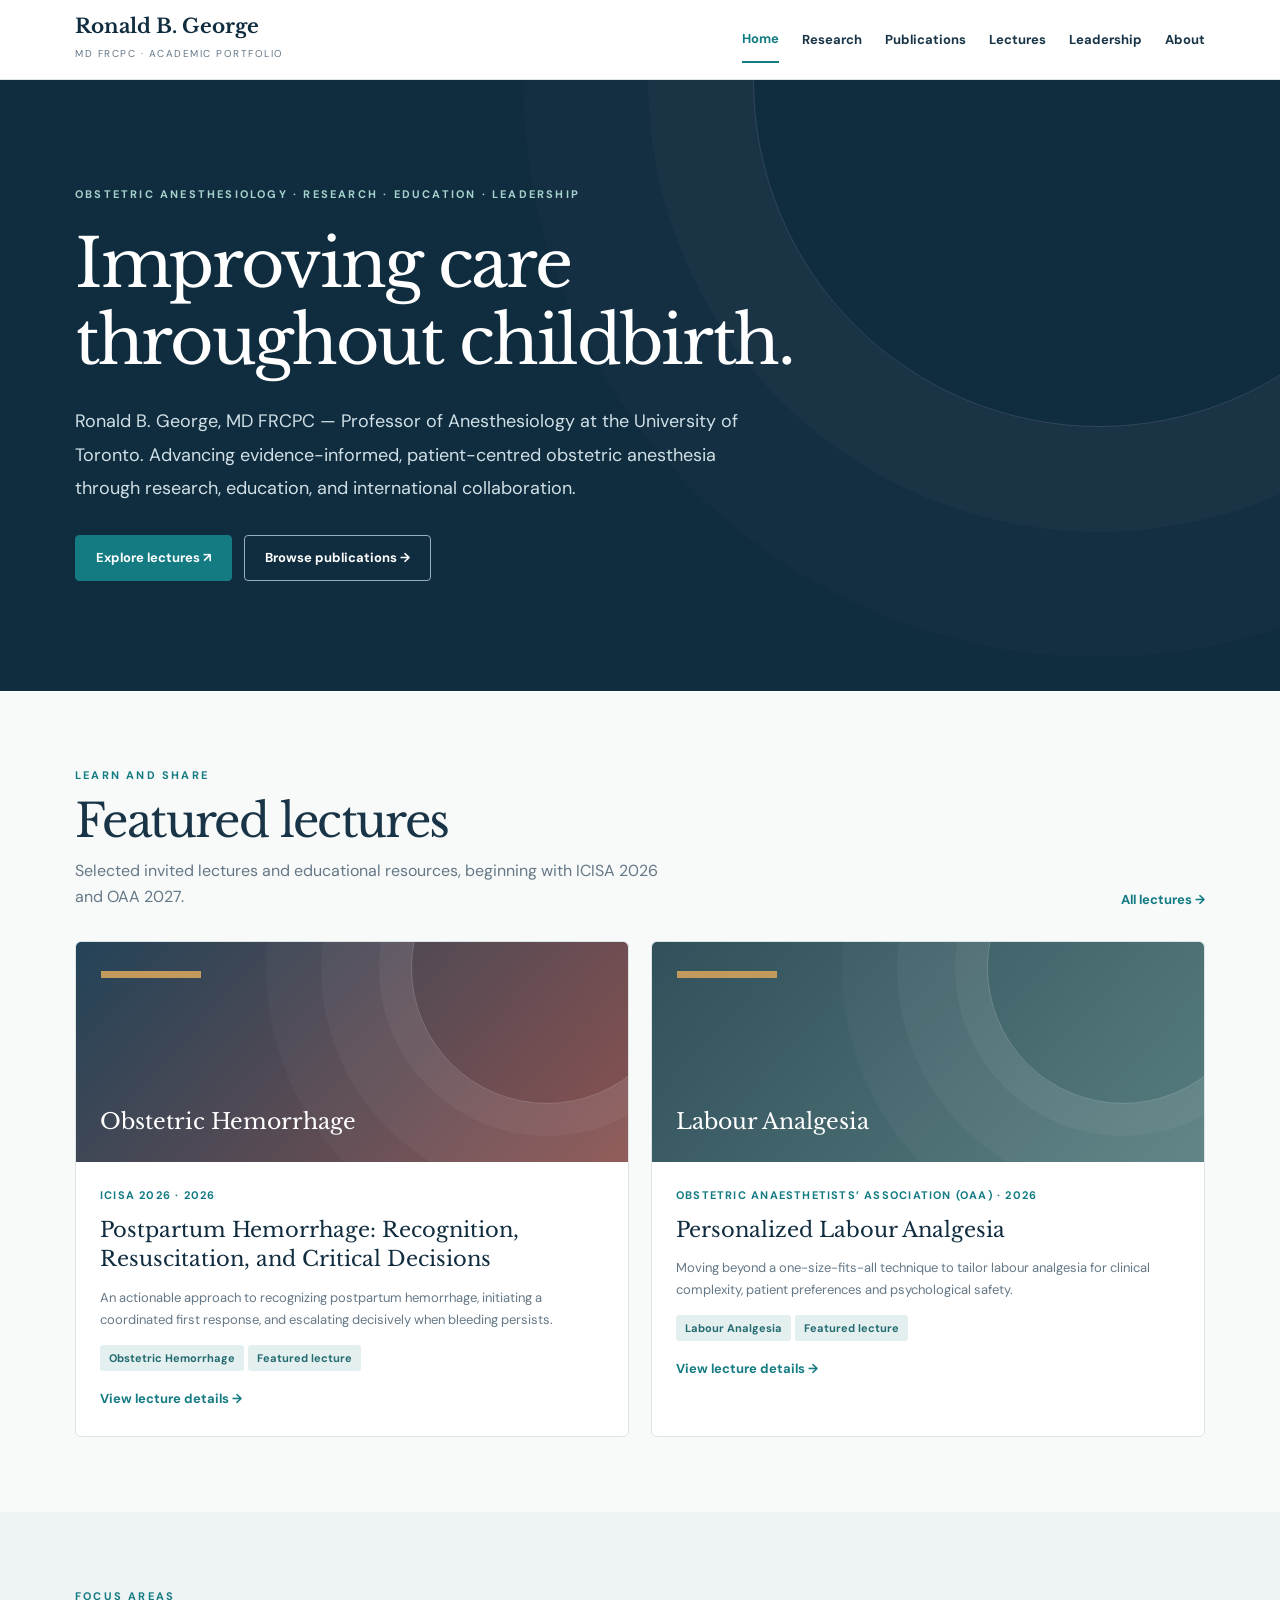
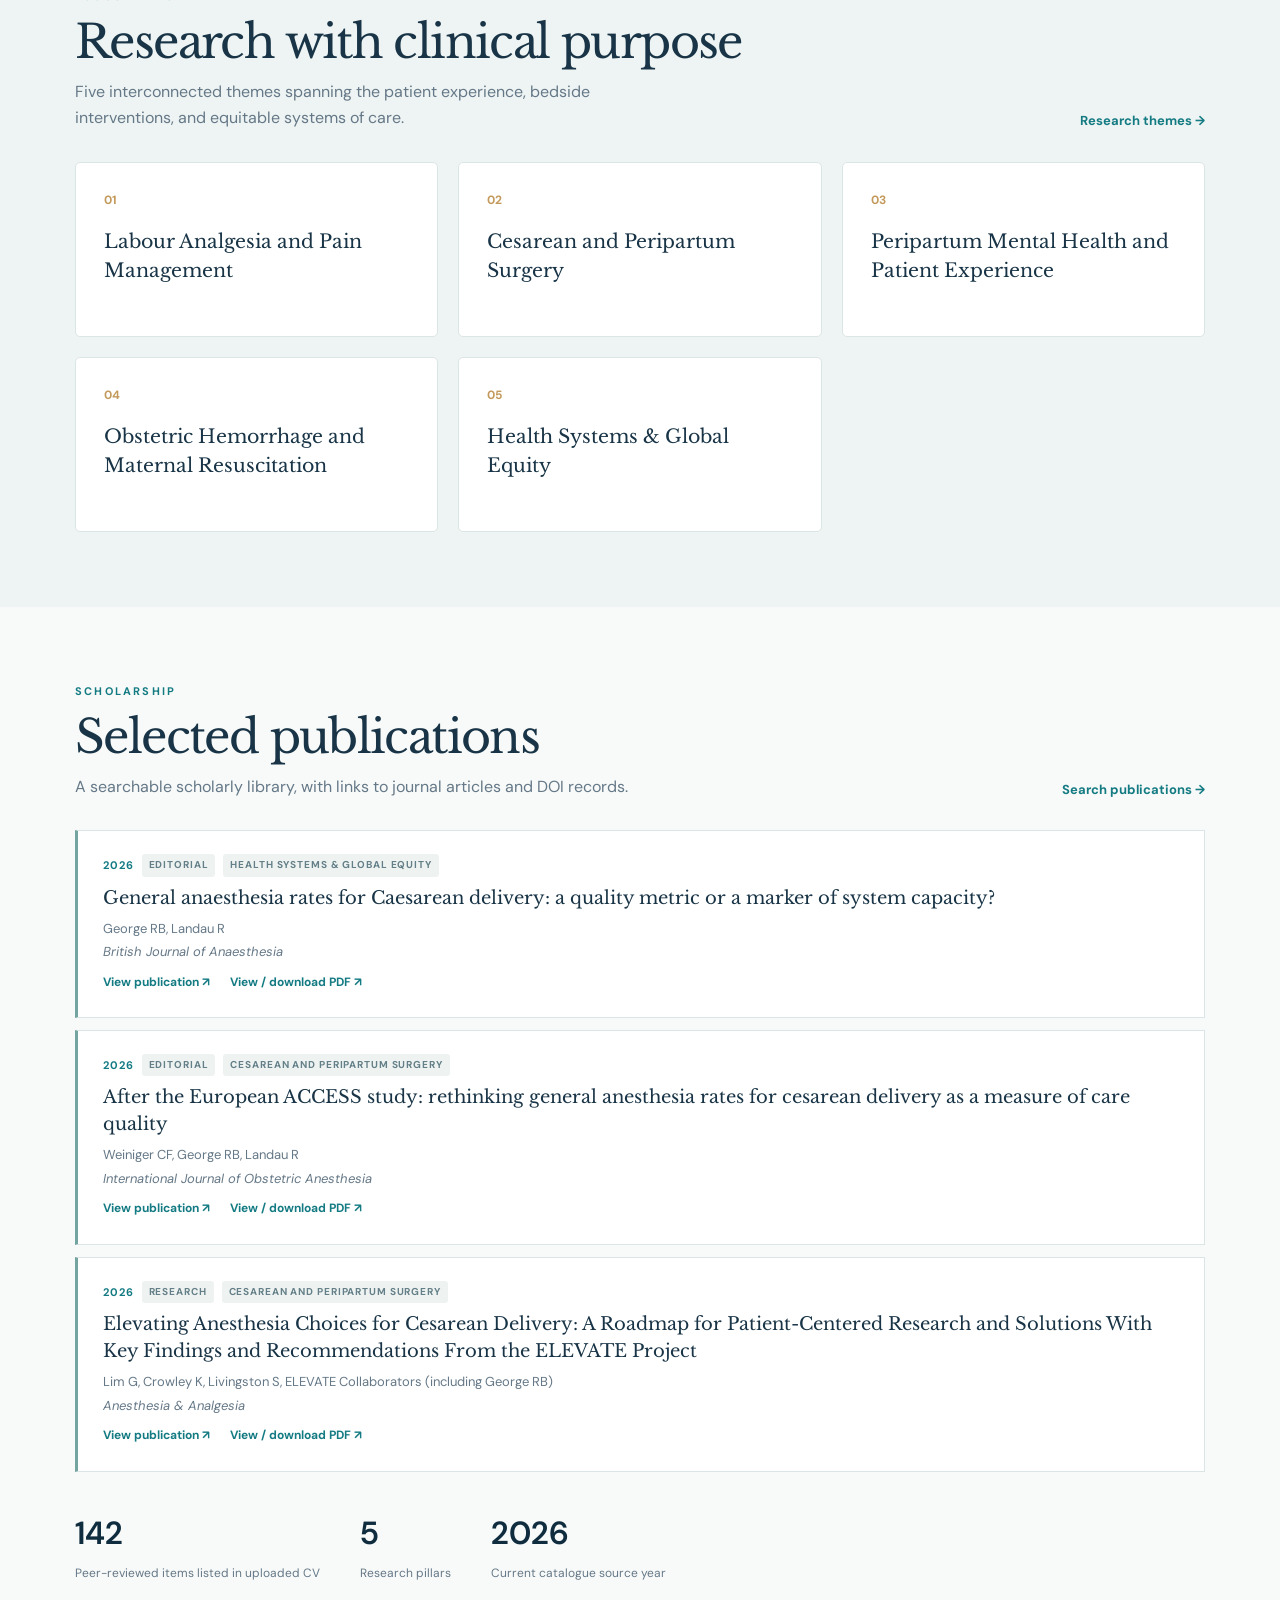
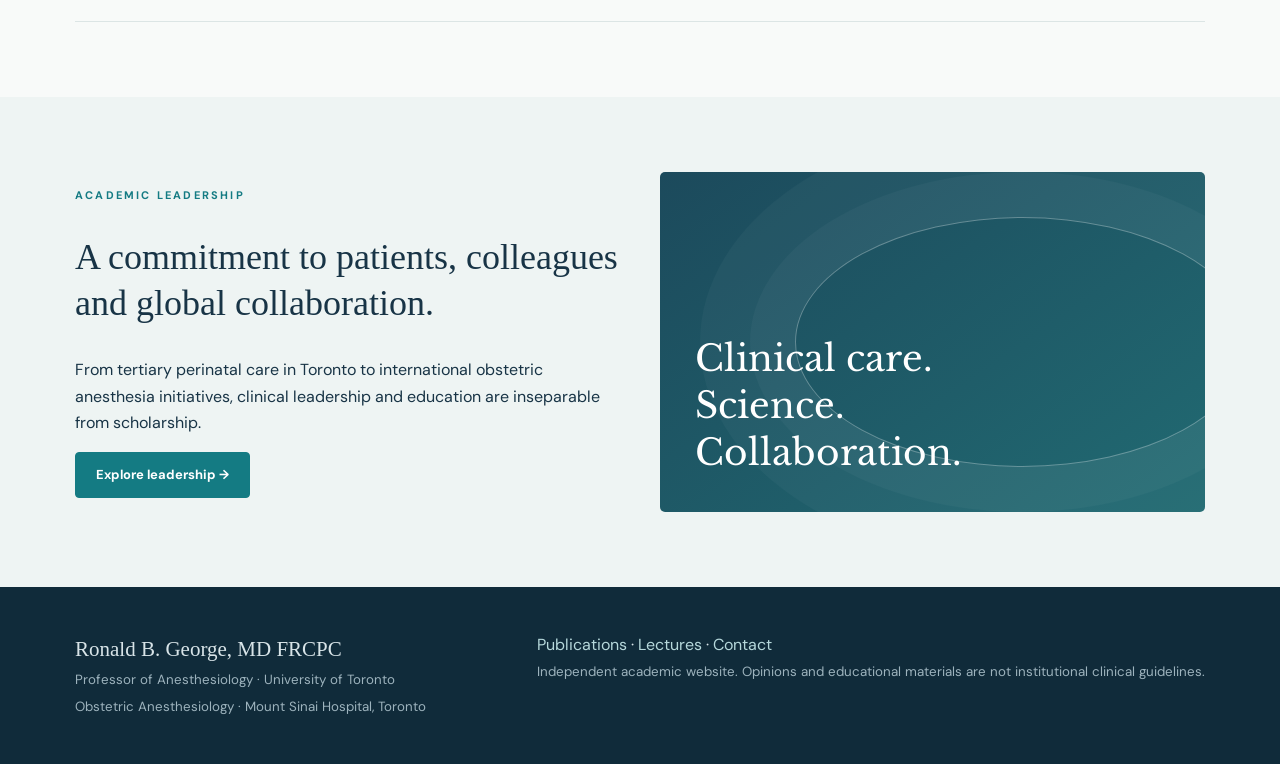
<file: index.html>
<!doctype html><html lang="en"><head><meta charset="utf-8"><meta name="viewport" content="width=device-width,initial-scale=1"><meta name="description" content="Academic portfolio and educational library of Ronald B. George, MD FRCPC: obstetric anesthesiology research, publications, lectures and leadership."><title>Academic research, lectures & leadership | Ronald B. George</title><link rel="stylesheet" href="assets/style.css"></head><body><header class="site-header"><div class="container header-inner"><a class="brand" href="index.html"><strong>Ronald B. George</strong><small>MD FRCPC · Academic Portfolio</small></a><button class="menu-toggle" onclick="document.querySelector('.nav').classList.toggle('open')" aria-label="Toggle navigation">Menu ☰</button><nav class="nav" aria-label="Main navigation"><a href="index.html" data-nav="home">Home</a><a href="research.html" data-nav="research">Research</a><a href="publications.html" data-nav="publications">Publications</a><a href="lectures.html" data-nav="lectures">Lectures</a><a href="leadership.html" data-nav="leadership">Leadership</a><a href="about.html" data-nav="about">About</a></nav></div></header><section class="hero"><div class="container"><div class="hero-inner"><div class="eyebrow">Obstetric anesthesiology · Research · Education · Leadership</div><h1>Improving care throughout childbirth.</h1><p>Ronald B. George, MD FRCPC — Professor of Anesthesiology at the University of Toronto. Advancing evidence-informed, patient-centred obstetric anesthesia through research, education, and international collaboration.</p><div class="actions"><a class="btn" href="lectures.html">Explore lectures ↗</a><a class="btn outline" href="publications.html">Browse publications →</a></div></div></div></section>
<section class="section"><div class="container"><div class="section-heading"><div><div class="eyebrow">Learn and share</div><h2>Featured lectures</h2><p>Selected invited lectures and educational resources, beginning with ICISA 2026 and OAA 2027.</p></div><a class="text-link" href="lectures.html">All lectures →</a></div><div id="featured-lectures" class="cards"></div></div></section>
<section class="section alt"><div class="container"><div class="section-heading"><div><div class="eyebrow">Focus areas</div><h2>Research with clinical purpose</h2><p>Five interconnected themes spanning the patient experience, bedside interventions, and equitable systems of care.</p></div><a class="text-link" href="research.html">Research themes →</a></div><div class="cols-3"><div class="pillar"><b>01</b><h3>Labour Analgesia and Pain Management</h3></div><div class="pillar"><b>02</b><h3>Cesarean and Peripartum Surgery</h3></div><div class="pillar"><b>03</b><h3>Peripartum Mental Health and Patient Experience</h3></div><div class="pillar"><b>04</b><h3>Obstetric Hemorrhage and Maternal Resuscitation</h3></div><div class="pillar"><b>05</b><h3>Health Systems & Global Equity</h3></div></div></div></section>
<section class="section"><div class="container"><div class="section-heading"><div><div class="eyebrow">Scholarship</div><h2>Selected publications</h2><p>A searchable scholarly library, with links to journal articles and DOI records.</p></div><a class="text-link" href="publications.html">Search publications →</a></div><div id="home-publications" class="pub-list"></div><div class="stats"><div class="stat"><strong>142</strong><span>Peer-reviewed items listed in uploaded CV</span></div><div class="stat"><strong>5</strong><span>Research pillars</span></div><div class="stat"><strong>2026</strong><span>Current catalogue source year</span></div></div></div></section>
<section class="section alt"><div class="container feature-block"><div><div class="eyebrow">Academic leadership</div><h2 style="font:normal 36px/1.3 Georgia,serif">A commitment to patients, colleagues and global collaboration.</h2><p>From tertiary perinatal care in Toronto to international obstetric anesthesia initiatives, clinical leadership and education are inseparable from scholarship.</p><a class="btn" href="leadership.html">Explore leadership →</a></div><div class="feature-art"><div class="art-word">Clinical care.<br>Science.<br>Collaboration.</div></div></div></section><footer class="footer"><div class="container footer-inner"><div><div style="font-family:Georgia,serif;font-size:21px">Ronald B. George, MD FRCPC</div><small>Professor of Anesthesiology · University of Toronto<br>Obstetric Anesthesiology · Mount Sinai Hospital, Toronto</small></div><div><a href="publications.html">Publications</a> · <a href="lectures.html">Lectures</a> · <a href="about.html">Contact</a><br><small>Independent academic website. Opinions and educational materials are not institutional clinical guidelines.</small></div></div></footer><script>document.querySelector('[data-nav="home"]')?.classList.add('active');</script><script src="data/lectures.js"></script><script src="data/publications.js"></script><script src="assets/site.js"></script><script>document.getElementById('featured-lectures').innerHTML=LECTURES.filter(x=>x.featured).map(lectureCard).join('');document.getElementById('home-publications').innerHTML=PUBLICATIONS.slice(0,3).map(pubCard).join('');</script></body></html>
</file>
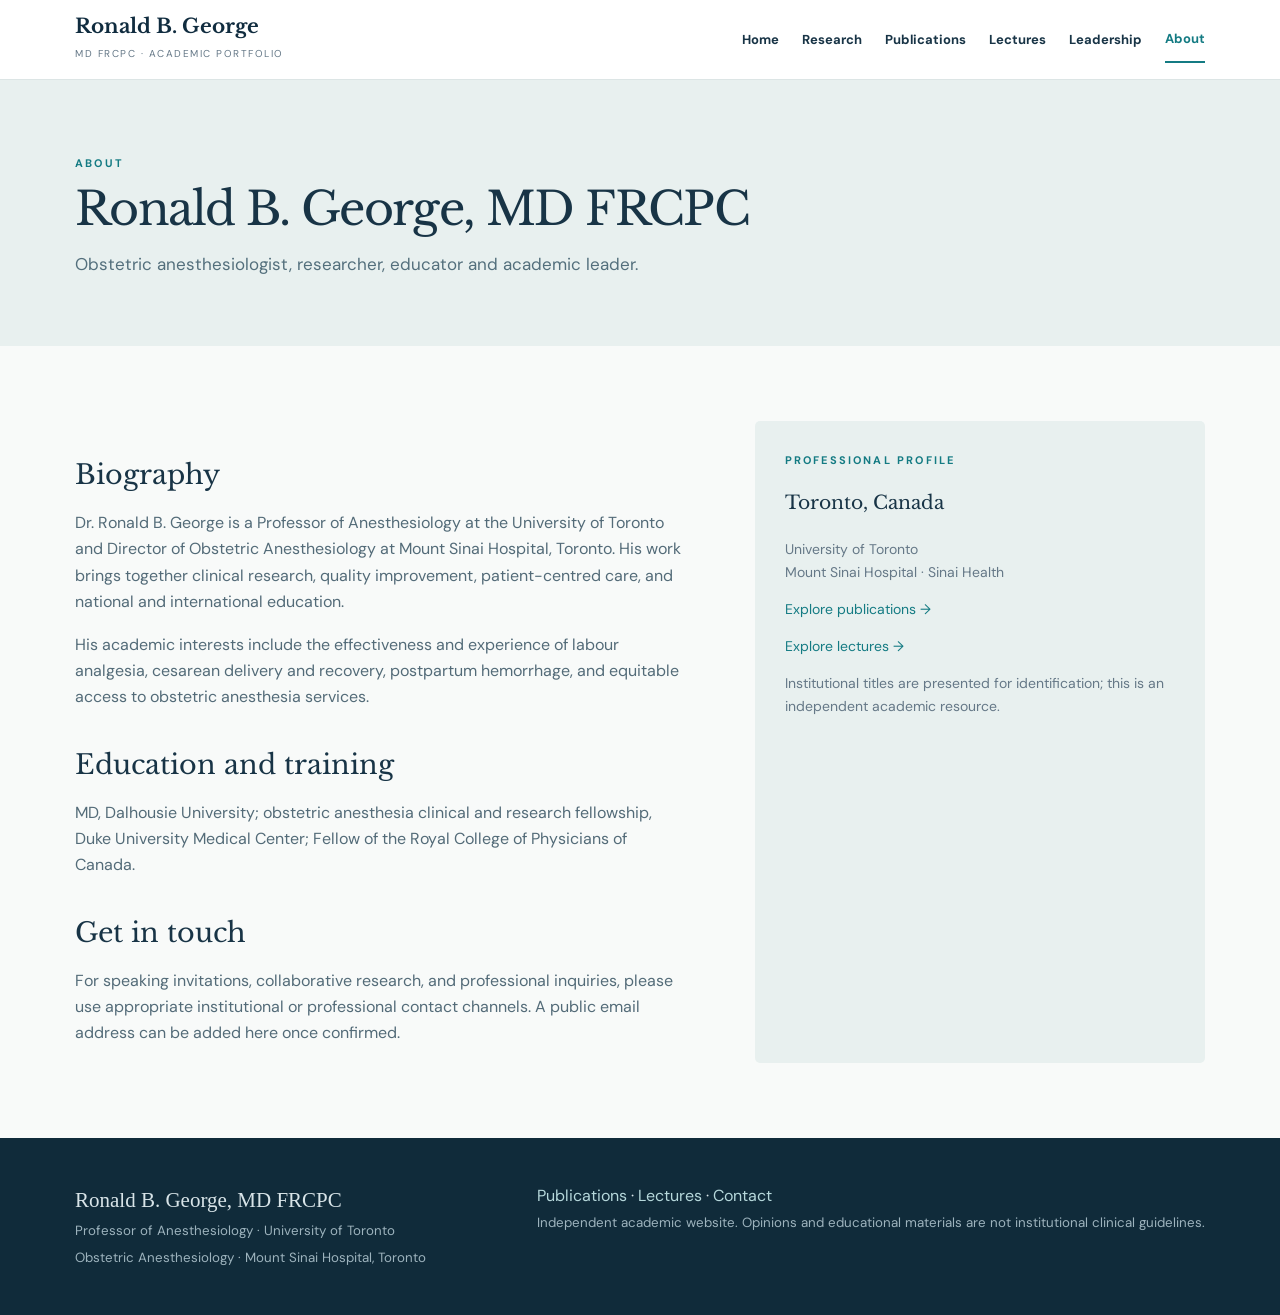
<file: about.html>
<!doctype html><html lang="en"><head><meta charset="utf-8"><meta name="viewport" content="width=device-width,initial-scale=1"><meta name="description" content="Academic portfolio and educational library of Ronald B. George, MD FRCPC: obstetric anesthesiology research, publications, lectures and leadership."><title>About | Ronald B. George</title><link rel="stylesheet" href="assets/style.css"></head><body><header class="site-header"><div class="container header-inner"><a class="brand" href="index.html"><strong>Ronald B. George</strong><small>MD FRCPC · Academic Portfolio</small></a><button class="menu-toggle" onclick="document.querySelector('.nav').classList.toggle('open')" aria-label="Toggle navigation">Menu ☰</button><nav class="nav" aria-label="Main navigation"><a href="index.html" data-nav="home">Home</a><a href="research.html" data-nav="research">Research</a><a href="publications.html" data-nav="publications">Publications</a><a href="lectures.html" data-nav="lectures">Lectures</a><a href="leadership.html" data-nav="leadership">Leadership</a><a href="about.html" data-nav="about">About</a></nav></div></header><section class="page-intro"><div class="container"><div class="eyebrow">About</div><h1>Ronald B. George, MD FRCPC</h1><p>Obstetric anesthesiologist, researcher, educator and academic leader.</p></div></section><section class="section"><div class="container profile-grid"><div class="prose"><h2>Biography</h2><p>Dr. Ronald B. George is a Professor of Anesthesiology at the University of Toronto and Director of Obstetric Anesthesiology at Mount Sinai Hospital, Toronto. His work brings together clinical research, quality improvement, patient-centred care, and national and international education.</p><p>His academic interests include the effectiveness and experience of labour analgesia, cesarean delivery and recovery, postpartum hemorrhage, and equitable access to obstetric anesthesia services.</p><h2>Education and training</h2><p>MD, Dalhousie University; obstetric anesthesia clinical and research fellowship, Duke University Medical Center; Fellow of the Royal College of Physicians of Canada.</p><h2>Get in touch</h2><p>For speaking invitations, collaborative research, and professional inquiries, please use appropriate institutional or professional contact channels. A public email address can be added here once confirmed.</p></div><aside class="aside-panel"><div class="eyebrow">Professional profile</div><h3>Toronto, Canada</h3><p>University of Toronto<br>Mount Sinai Hospital · Sinai Health</p><p><a href="publications.html">Explore publications →</a></p><p><a href="lectures.html">Explore lectures →</a></p><p class="small">Institutional titles are presented for identification; this is an independent academic resource.</p></aside></div></section><footer class="footer"><div class="container footer-inner"><div><div style="font-family:Georgia,serif;font-size:21px">Ronald B. George, MD FRCPC</div><small>Professor of Anesthesiology · University of Toronto<br>Obstetric Anesthesiology · Mount Sinai Hospital, Toronto</small></div><div><a href="publications.html">Publications</a> · <a href="lectures.html">Lectures</a> · <a href="about.html">Contact</a><br><small>Independent academic website. Opinions and educational materials are not institutional clinical guidelines.</small></div></div></footer><script>document.querySelector('[data-nav="about"]')?.classList.add('active');</script></body></html>
</file>
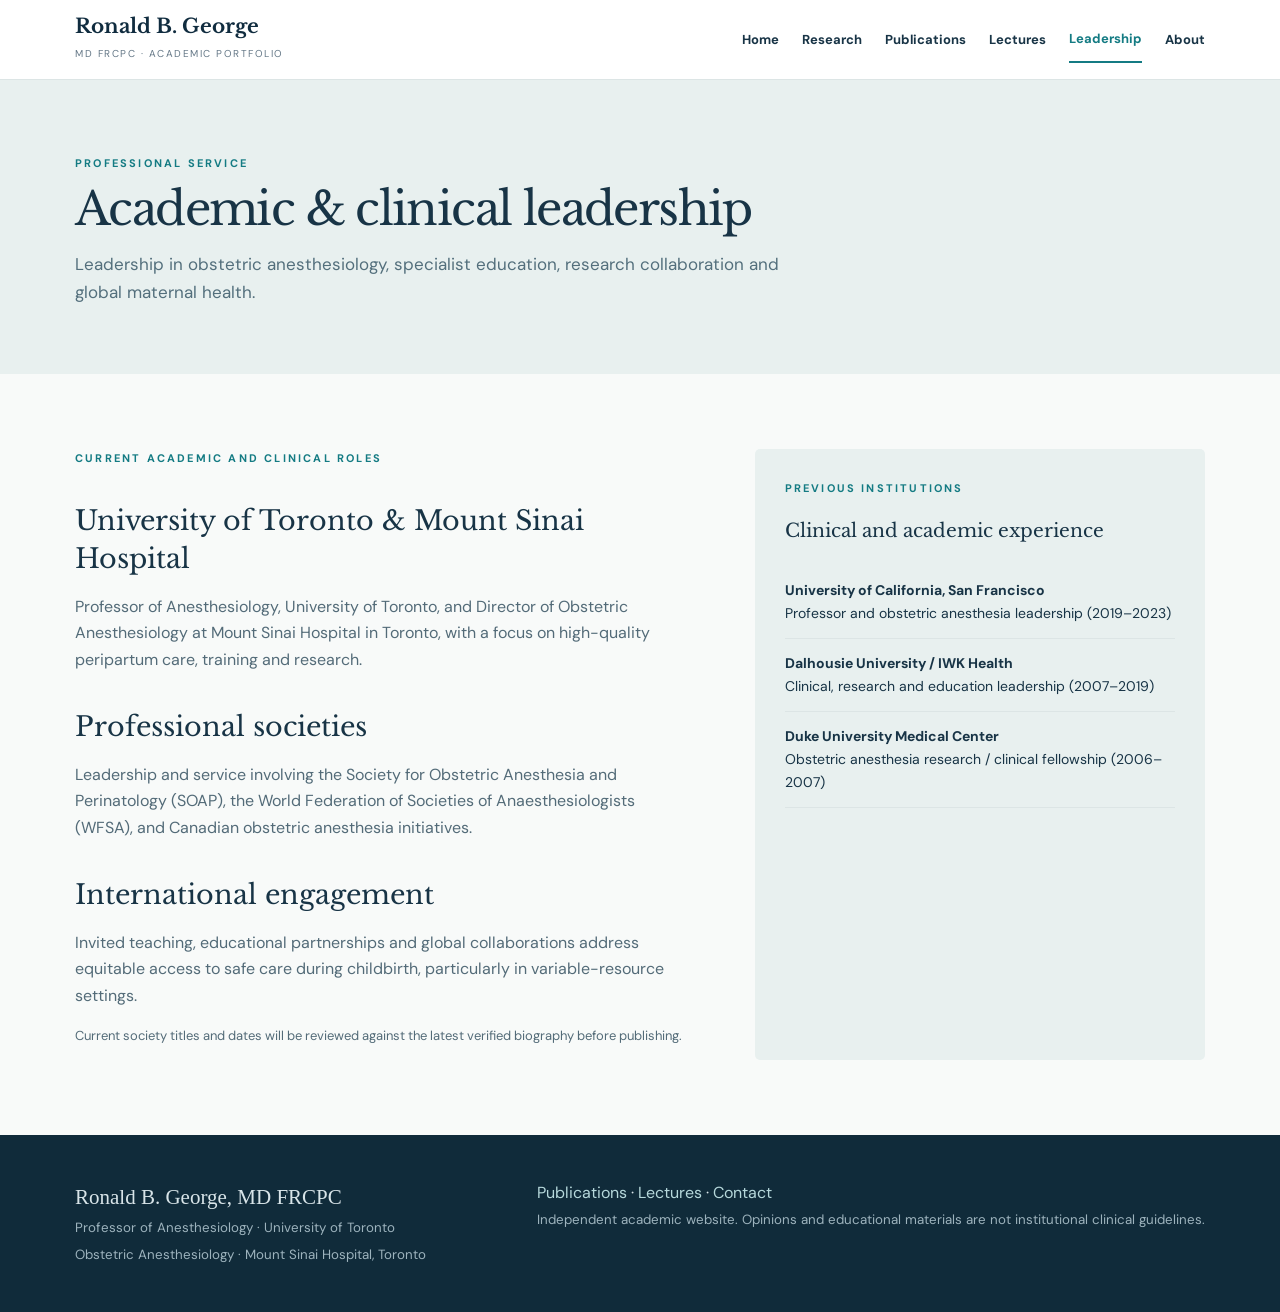
<file: leadership.html>
<!doctype html><html lang="en"><head><meta charset="utf-8"><meta name="viewport" content="width=device-width,initial-scale=1"><meta name="description" content="Academic portfolio and educational library of Ronald B. George, MD FRCPC: obstetric anesthesiology research, publications, lectures and leadership."><title>Leadership | Ronald B. George</title><link rel="stylesheet" href="assets/style.css"></head><body><header class="site-header"><div class="container header-inner"><a class="brand" href="index.html"><strong>Ronald B. George</strong><small>MD FRCPC · Academic Portfolio</small></a><button class="menu-toggle" onclick="document.querySelector('.nav').classList.toggle('open')" aria-label="Toggle navigation">Menu ☰</button><nav class="nav" aria-label="Main navigation"><a href="index.html" data-nav="home">Home</a><a href="research.html" data-nav="research">Research</a><a href="publications.html" data-nav="publications">Publications</a><a href="lectures.html" data-nav="lectures">Lectures</a><a href="leadership.html" data-nav="leadership">Leadership</a><a href="about.html" data-nav="about">About</a></nav></div></header><section class="page-intro"><div class="container"><div class="eyebrow">Professional service</div><h1>Academic & clinical leadership</h1><p>Leadership in obstetric anesthesiology, specialist education, research collaboration and global maternal health.</p></div></section><section class="section"><div class="container profile-grid"><div class="prose"><div class="eyebrow">Current academic and clinical roles</div><h2>University of Toronto & Mount Sinai Hospital</h2><p>Professor of Anesthesiology, University of Toronto, and Director of Obstetric Anesthesiology at Mount Sinai Hospital in Toronto, with a focus on high-quality peripartum care, training and research.</p><h2>Professional societies</h2><p>Leadership and service involving the Society for Obstetric Anesthesia and Perinatology (SOAP), the World Federation of Societies of Anaesthesiologists (WFSA), and Canadian obstetric anesthesia initiatives.</p><h2>International engagement</h2><p>Invited teaching, educational partnerships and global collaborations address equitable access to safe care during childbirth, particularly in variable-resource settings.</p><p class="small">Current society titles and dates will be reviewed against the latest verified biography before publishing.</p></div><aside class="aside-panel"><div class="eyebrow">Previous institutions</div><h3>Clinical and academic experience</h3><ul class="line-list"><li><strong>University of California, San Francisco</strong><br>Professor and obstetric anesthesia leadership (2019–2023)</li><li><strong>Dalhousie University / IWK Health</strong><br>Clinical, research and education leadership (2007–2019)</li><li><strong>Duke University Medical Center</strong><br>Obstetric anesthesia research / clinical fellowship (2006–2007)</li></ul></aside></div></section><footer class="footer"><div class="container footer-inner"><div><div style="font-family:Georgia,serif;font-size:21px">Ronald B. George, MD FRCPC</div><small>Professor of Anesthesiology · University of Toronto<br>Obstetric Anesthesiology · Mount Sinai Hospital, Toronto</small></div><div><a href="publications.html">Publications</a> · <a href="lectures.html">Lectures</a> · <a href="about.html">Contact</a><br><small>Independent academic website. Opinions and educational materials are not institutional clinical guidelines.</small></div></div></footer><script>document.querySelector('[data-nav="leadership"]')?.classList.add('active');</script></body></html>
</file>
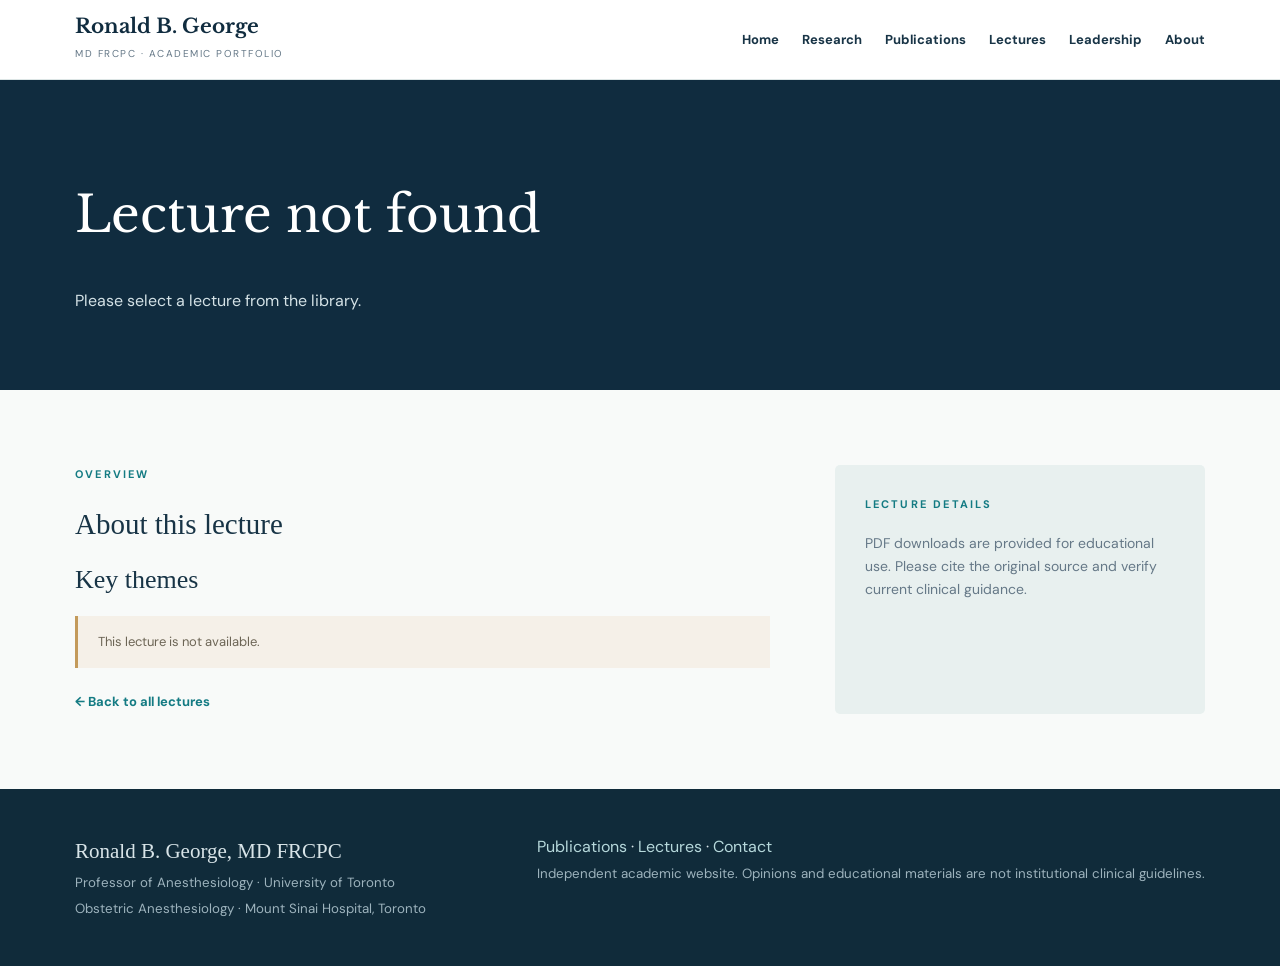
<file: lecture.html>
<!doctype html><html lang="en"><head><meta charset="utf-8"><meta name="viewport" content="width=device-width,initial-scale=1"><meta name="description" content="Academic portfolio and educational library of Ronald B. George, MD FRCPC: obstetric anesthesiology research, publications, lectures and leadership."><title>Lecture | Ronald B. George</title><link rel="stylesheet" href="assets/style.css"><style>
#lecture-references{margin:36px 0 32px;padding-top:23px;border-top:1px solid #dae2e7}#lecture-references .ref-intro{color:#516477;line-height:1.6;margin-top:5px;margin-bottom:22px}#lecture-references .ref-list{display:grid;gap:13px}#lecture-references .ref-card{padding:19px 20px;border:1px solid #d9e3eb;border-radius:12px;background:#fff;box-shadow:0 3px 12px rgba(12,35,51,.035)}#lecture-references .ref-top{display:flex;flex-wrap:wrap;gap:9px;align-items:center;margin-bottom:7px}#lecture-references .ref-number{color:#607789;font-weight:700;font-size:12px;letter-spacing:.09em}#lecture-references h3{font:normal 22px Georgia,serif;line-height:1.25;margin:0;color:#173147}#lecture-references .ref-citation{font-size:13px;line-height:1.6;color:#344658;margin:10px 0 5px}#lecture-references .ref-context{font-size:13px;color:#657584;margin:0 0 13px}#lecture-references .ref-actions{display:flex;flex-wrap:wrap;gap:9px}#lecture-references .ref-actions a{display:inline-flex;align-items:center;padding:8px 11px;border-radius:8px;border:1px solid #c8d9e5;color:#173f61;font-size:12px;font-weight:600;text-decoration:none}#lecture-references .ref-actions a:hover{background:#eef4f8}#lecture-references .ref-actions a.primary{background:#153b56;color:white;border-color:#153b56}#lecture-references .ref-actions a.primary:hover{background:#25536e}#lecture-references .ref-note{font-size:12px;color:#657584;line-height:1.6;margin-top:15px}
</style></head><body><header class="site-header"><div class="container header-inner"><a class="brand" href="index.html"><strong>Ronald B. George</strong><small>MD FRCPC · Academic Portfolio</small></a><button class="menu-toggle" onclick="document.querySelector('.nav').classList.toggle('open')" aria-label="Toggle navigation">Menu ☰</button><nav class="nav" aria-label="Main navigation"><a href="index.html" data-nav="home">Home</a><a href="research.html" data-nav="research">Research</a><a href="publications.html" data-nav="publications">Publications</a><a href="lectures.html" data-nav="lectures">Lectures</a><a href="leadership.html" data-nav="leadership">Leadership</a><a href="about.html" data-nav="about">About</a></nav></div></header><section class="lecture-hero"><div class="container"><div class="eyebrow" id="detail-meta"></div><h1 id="detail-title">Lecture</h1><p id="detail-description"></p></div></section><section class="section"><div class="container lecture-info"><main><div class="eyebrow">Overview</div><h2 style="font:normal 29px Georgia,serif">About this lecture</h2><p id="detail-overview"></p><h2 style="font:normal 26px Georgia,serif">Key themes</h2><ul id="detail-points"></ul><div class="notice" id="detail-notice">When a lecture PDF is available, it can be viewed on this page.</div><section id="lecture-viewer-section" aria-label="Lecture slides" style="display:none;margin-top:24px"><div class="eyebrow">Slide presentation</div><h2 style="font:normal 29px Georgia,serif">View the lecture</h2><div style="border:1px solid #d5dfe8;border-radius:12px;overflow:hidden;background:#f6f8fa"><iframe id="lecture-viewer" title="Lecture PDF viewer" style="display:block;width:100%;height:clamp(480px,75vh,900px);border:0" loading="lazy"></iframe></div><p class="small">The PDF viewer supports scrolling, zooming and browser PDF controls. You may also open the PDF in a separate tab.</p></section><section id="lecture-references" aria-label="Key references and further reading" hidden><div class="eyebrow">Evidence behind the lecture</div><h2 style="font:normal 29px Georgia,serif">Key references &amp; further reading</h2><p class="ref-intro">Selected articles and guidelines cited in this presentation. Open the original publication or access a shareable PDF where available.</p><div class="ref-list" id="lecture-reference-list"><article class="ref-card"><div class="ref-top"><span class="ref-number">REFERENCE 01</span></div><h3>E-MOTIVE randomized trial</h3><p class="ref-citation">Gallos I, et al. Randomized trial of early detection and treatment of postpartum hemorrhage. N Engl J Med. 2023;389:11–21.</p><p class="ref-context">First-response treatment bundle and implementation; slides 10–11.</p><div class="ref-actions"><a class="primary" href="https://doi.org/10.1056/NEJMoa2303966" target="_blank" rel="noopener noreferrer">View article ↗</a><a href="https://research.birmingham.ac.uk/en/publications/randomized-trial-of-early-detection-and-treatment-of-postpartum-h/" target="_blank" rel="noopener noreferrer">Open repository ↗</a></div></article><article class="ref-card"><div class="ref-top"><span class="ref-number">REFERENCE 02</span></div><h3>Clinical markers and PPH severity</h3><p class="ref-citation">Gallos I, et al. Prognostic accuracy of clinical markers of postpartum bleeding in predicting maternal mortality or severe morbidity: a WHO individual participant data meta-analysis. Lancet. 2025;406:1969–1982.</p><p class="ref-context">Blood loss, haemodynamics and severity classification; slides 15–19.</p><div class="ref-actions"><a class="primary" href="https://pubmed.ncbi.nlm.nih.gov/41056961/" target="_blank" rel="noopener noreferrer">View article ↗</a><a href="https://pmc.ncbi.nlm.nih.gov/articles/PMC12549477/" target="_blank" rel="noopener noreferrer">Read free full text ↗</a></div></article><article class="ref-card"><div class="ref-top"><span class="ref-number">REFERENCE 03</span></div><h3>Variation in international guidelines</h3><p class="ref-citation">de Vries PLM, et al. Postpartum haemorrhage in high-resource settings: variations in clinical management and future research directions based on a comparative study of national guidelines. BJOG. 2023;130:1639–1652.</p><p class="ref-context">Variation in PPH definitions and clinical pathways; slide 6.</p><div class="ref-actions"><a class="primary" href="https://doi.org/10.1111/1471-0528.17551" target="_blank" rel="noopener noreferrer">View article ↗</a><a href="https://ora.ox.ac.uk/objects/uuid:2de76fad-fd97-4f8c-8e60-18022a99d67b" target="_blank" rel="noopener noreferrer">Open repository ↗</a></div></article><article class="ref-card"><div class="ref-top"><span class="ref-number">REFERENCE 04</span></div><h3>Tests for diagnosing PPH</h3><p class="ref-citation">Yunas I, et al. Tests for diagnosis of postpartum haemorrhage at vaginal birth. Cochrane Database Syst Rev. 2025;(1):CD016134.</p><p class="ref-context">Accuracy of diagnostic methods and blood-loss estimation; slide 7.</p><div class="ref-actions"><a class="primary" href="https://pubmed.ncbi.nlm.nih.gov/39821088/" target="_blank" rel="noopener noreferrer">View article ↗</a><a href="https://pmc.ncbi.nlm.nih.gov/articles/PMC11740288/pdf/CD016134.pdf" target="_blank" rel="noopener noreferrer">Download free PDF ↗</a></div></article><article class="ref-card"><div class="ref-top"><span class="ref-number">REFERENCE 05</span></div><h3>WHO/FIGO/ICM 2025 PPH guidance</h3><p class="ref-citation">World Health Organization. Consolidated guidelines for the prevention, diagnosis and treatment of postpartum haemorrhage. Geneva: WHO; 2025.</p><p class="ref-context">Guidance underlying early assessment and first-response management; slides 2 and 11.</p><div class="ref-actions"><a class="primary" href="https://www.who.int/publications/i/item/9789240115637" target="_blank" rel="noopener noreferrer">View article ↗</a><a href="https://www.ncbi.nlm.nih.gov/books/NBK619239/toc/" target="_blank" rel="noopener noreferrer">Read free guideline ↗</a></div></article><article class="ref-card"><div class="ref-top"><span class="ref-number">REFERENCE 06</span></div><h3>Shock index and outcomes</h3><p class="ref-citation">Nathan HL, et al. Shock index: an effective predictor of outcome in postpartum haemorrhage? BJOG. 2015;122:268–275.</p><p class="ref-context">Physiologic markers of hemorrhage severity; slide 19.</p><div class="ref-actions"><a class="primary" href="https://pubmed.ncbi.nlm.nih.gov/25546050/" target="_blank" rel="noopener noreferrer">View article ↗</a><a href="https://safemotherhood.ucsf.edu/sites/g/files/tkssra18631/files/wysiwyg/Shock-index-an-effective-predictor-of-outcome-in-postpartum-haemorrhage-.pdf" target="_blank" rel="noopener noreferrer">Download hosted PDF ↗</a></div></article><article class="ref-card"><div class="ref-top"><span class="ref-number">REFERENCE 07</span></div><h3>Fibrinogen and hemorrhage severity</h3><p class="ref-citation">Charbit B, et al. The decrease of fibrinogen is an early predictor of the severity of postpartum hemorrhage. J Thromb Haemost. 2007;5:266–273.</p><p class="ref-context">Hemostatic assessment and early predictors of severe PPH; slide 19.</p><div class="ref-actions"><a class="primary" href="https://doi.org/10.1111/j.1538-7836.2007.02297.x" target="_blank" rel="noopener noreferrer">View article ↗</a></div></article></div><p class="ref-note">Download and access options depend on the publisher or repository. Links to open full text are not necessarily direct PDF downloads. These references are provided for education; verify the latest recommendations and publication access terms.</p></section><a class="text-link" href="lectures.html">← Back to all lectures</a></main><aside class="aside-panel"><div class="eyebrow">Lecture details</div><h3 id="detail-conf"></h3><p id="detail-place"></p><p id="detail-status"></p><a id="detail-pdf" class="btn" href="#" style="width:100%;display:none" target="_blank" rel="noopener">View lecture PDF ↗</a><p class="small">PDF downloads are provided for educational use. Please cite the original source and verify current clinical guidance.</p></aside></div></section><footer class="footer"><div class="container footer-inner"><div><div style="font-family:Georgia,serif;font-size:21px">Ronald B. George, MD FRCPC</div><small>Professor of Anesthesiology · University of Toronto<br>Obstetric Anesthesiology · Mount Sinai Hospital, Toronto</small></div><div><a href="publications.html">Publications</a> · <a href="lectures.html">Lectures</a> · <a href="about.html">Contact</a><br><small>Independent academic website. Opinions and educational materials are not institutional clinical guidelines.</small></div></div></footer><script>document.querySelector('[data-nav="lecture"]')?.classList.add('active');</script><script src="data/lectures.js"></script><script src="assets/site.js"></script><script>
(function () {
  const id = new URLSearchParams(window.location.search).get('id');
  const lecture = (window.LECTURES || []).find(item => item.id === id);
  const byId = name => document.getElementById(name);
  if (!lecture) {
    byId('detail-title').textContent = 'Lecture not found';
    byId('detail-description').textContent = 'Please select a lecture from the library.';
    byId('detail-notice').textContent = 'This lecture is not available.';
    return;
  }
  // ICISA references are included in this page. Other lectures can supply
  // a `references` array in data/lectures.js without changing lecture.html.
  const referencesSection = byId('lecture-references');
  const referenceList = byId('lecture-reference-list');
  if (id === 'icisa-2026') {
    referencesSection.hidden = false;
  } else if (Array.isArray(lecture.references) && lecture.references.length) {
    referenceList.replaceChildren();
    const make = (tag, className, value) => {
      const element = document.createElement(tag);
      if (className) element.className = className;
      if (value) element.textContent = value;
      return element;
    };
    lecture.references.forEach((ref, index) => {
      if (!ref || !ref.title) return;
      const card = make('article', 'ref-card');
      const top = make('div', 'ref-top');
      top.appendChild(make('span', 'ref-number', `REFERENCE ${String(index + 1).padStart(2, '0')}`));
      card.appendChild(top);
      card.appendChild(make('h3', '', ref.title));
      if (ref.citation) card.appendChild(make('p', 'ref-citation', ref.citation));
      if (ref.context) card.appendChild(make('p', 'ref-context', ref.context));
      const actions = make('div', 'ref-actions');
      // Accept fully qualified article links and local PDFs hosted on GitHub Pages.
      const addLink = (href, label, primary) => {
        if (typeof href !== 'string' || !href.trim()) return;
        const url = new URL(href, document.baseURI);
        if (!['http:', 'https:'].includes(url.protocol)) return;
        const a = make('a', primary ? 'primary' : '', label);
        a.href = url.href;
        a.target = '_blank';
        a.rel = 'noopener noreferrer';
        actions.appendChild(a);
      };
      addLink(ref.url, 'View article ↗', true);
      addLink(ref.pdfUrl, 'View / download PDF ↗', false);
      if (actions.childNodes.length) card.appendChild(actions);
      referenceList.appendChild(card);
    });
    referencesSection.hidden = referenceList.childNodes.length === 0;
  }
  document.title = lecture.title + ' | Ronald B. George';
  byId('detail-meta').textContent = lecture.conference + ' · ' + lecture.year;
  byId('detail-title').textContent = lecture.title;
  byId('detail-description').textContent = lecture.description || '';
  byId('detail-overview').textContent = lecture.description || '';
  const list = byId('detail-points');
  (lecture.points || []).forEach(point => {
    const item = document.createElement('li');
    item.textContent = point;
    list.appendChild(item);
  });
  byId('detail-conf').textContent = lecture.conference;
  byId('detail-place').textContent = lecture.place + ' · ' + lecture.year;
  byId('detail-status').textContent = lecture.status || 'Invited lecture';
  if (!lecture.pdfUrl) {
    byId('detail-notice').textContent = 'The presentation is not yet available for public viewing.';
    return;
  }
  const pdf = new URL(lecture.pdfUrl, document.baseURI).href;
  const link = byId('detail-pdf');
  link.href = pdf;
  link.textContent = 'Open lecture PDF ↗';
  link.style.display = 'inline-flex';
  byId('detail-notice').textContent = 'View the lecture slides below, or open the PDF in a separate tab.';
  if (pdf.toLowerCase().includes('.pdf')) {
    const section = byId('lecture-viewer-section');
    section.style.display = 'block';
    byId('lecture-viewer').src = pdf + '#toolbar=1&navpanes=0&view=FitH';
  }
})();
</script></body></html>
</file>
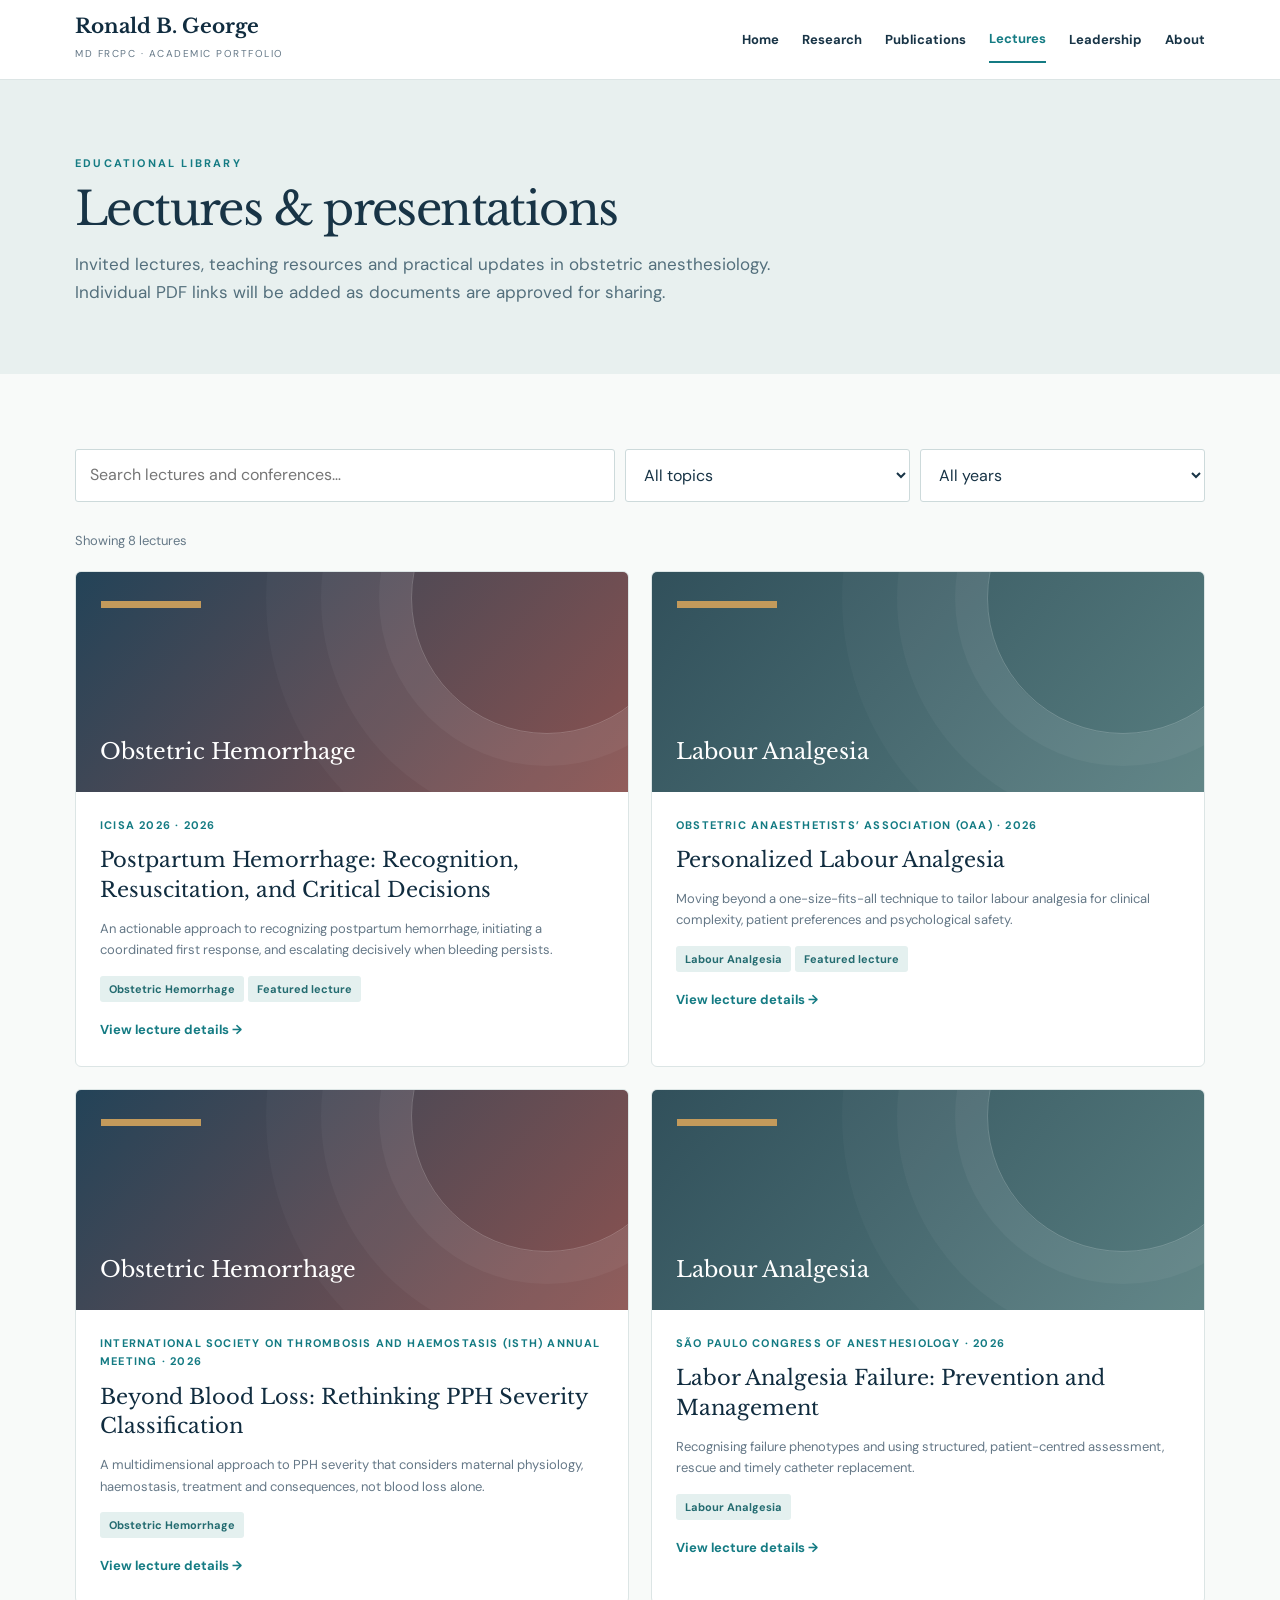
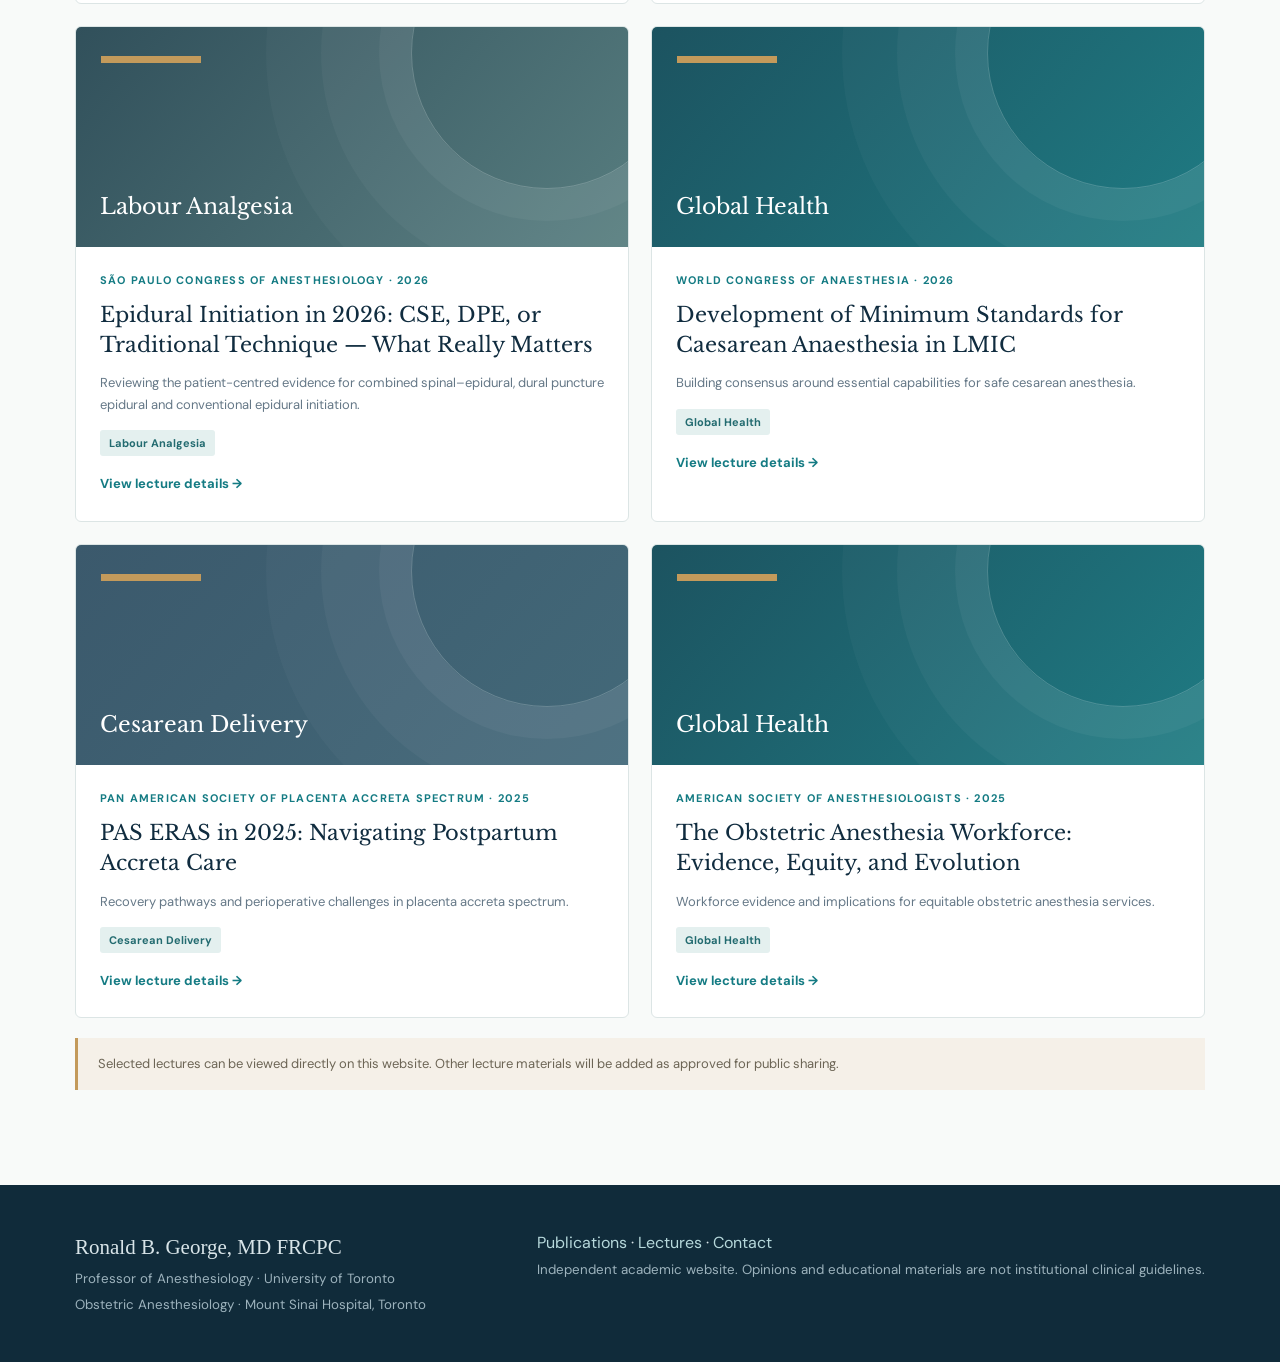
<file: lectures.html>
<!doctype html><html lang="en"><head><meta charset="utf-8"><meta name="viewport" content="width=device-width,initial-scale=1"><meta name="description" content="Academic portfolio and educational library of Ronald B. George, MD FRCPC: obstetric anesthesiology research, publications, lectures and leadership."><title>Lectures | Ronald B. George</title><link rel="stylesheet" href="assets/style.css"></head><body><header class="site-header"><div class="container header-inner"><a class="brand" href="index.html"><strong>Ronald B. George</strong><small>MD FRCPC · Academic Portfolio</small></a><button class="menu-toggle" onclick="document.querySelector('.nav').classList.toggle('open')" aria-label="Toggle navigation">Menu ☰</button><nav class="nav" aria-label="Main navigation"><a href="index.html" data-nav="home">Home</a><a href="research.html" data-nav="research">Research</a><a href="publications.html" data-nav="publications">Publications</a><a href="lectures.html" data-nav="lectures">Lectures</a><a href="leadership.html" data-nav="leadership">Leadership</a><a href="about.html" data-nav="about">About</a></nav></div></header><section class="page-intro"><div class="container"><div class="eyebrow">Educational library</div><h1>Lectures & presentations</h1><p>Invited lectures, teaching resources and practical updates in obstetric anesthesiology. Individual PDF links will be added as documents are approved for sharing.</p></div></section><section class="section"><div class="container"><div class="toolbar"><input id="lecture-search" type="search" placeholder="Search lectures and conferences…" aria-label="Search lectures"><select id="lecture-topic" aria-label="Topic"><option value="">All topics</option></select><select id="lecture-year" aria-label="Year"><option value="">All years</option></select></div><div class="result-count" id="lecture-count"></div><div id="lecture-grid" class="cards"></div><div class="notice">Selected lectures can be viewed directly on this website. Other lecture materials will be added as approved for public sharing.</div></div></section><footer class="footer"><div class="container footer-inner"><div><div style="font-family:Georgia,serif;font-size:21px">Ronald B. George, MD FRCPC</div><small>Professor of Anesthesiology · University of Toronto<br>Obstetric Anesthesiology · Mount Sinai Hospital, Toronto</small></div><div><a href="publications.html">Publications</a> · <a href="lectures.html">Lectures</a> · <a href="about.html">Contact</a><br><small>Independent academic website. Opinions and educational materials are not institutional clinical guidelines.</small></div></div></footer><script>document.querySelector('[data-nav="lectures"]')?.classList.add('active');</script><script src="data/lectures.js"></script><script src="assets/site.js"></script><script>initLectures();</script></body></html>
</file>
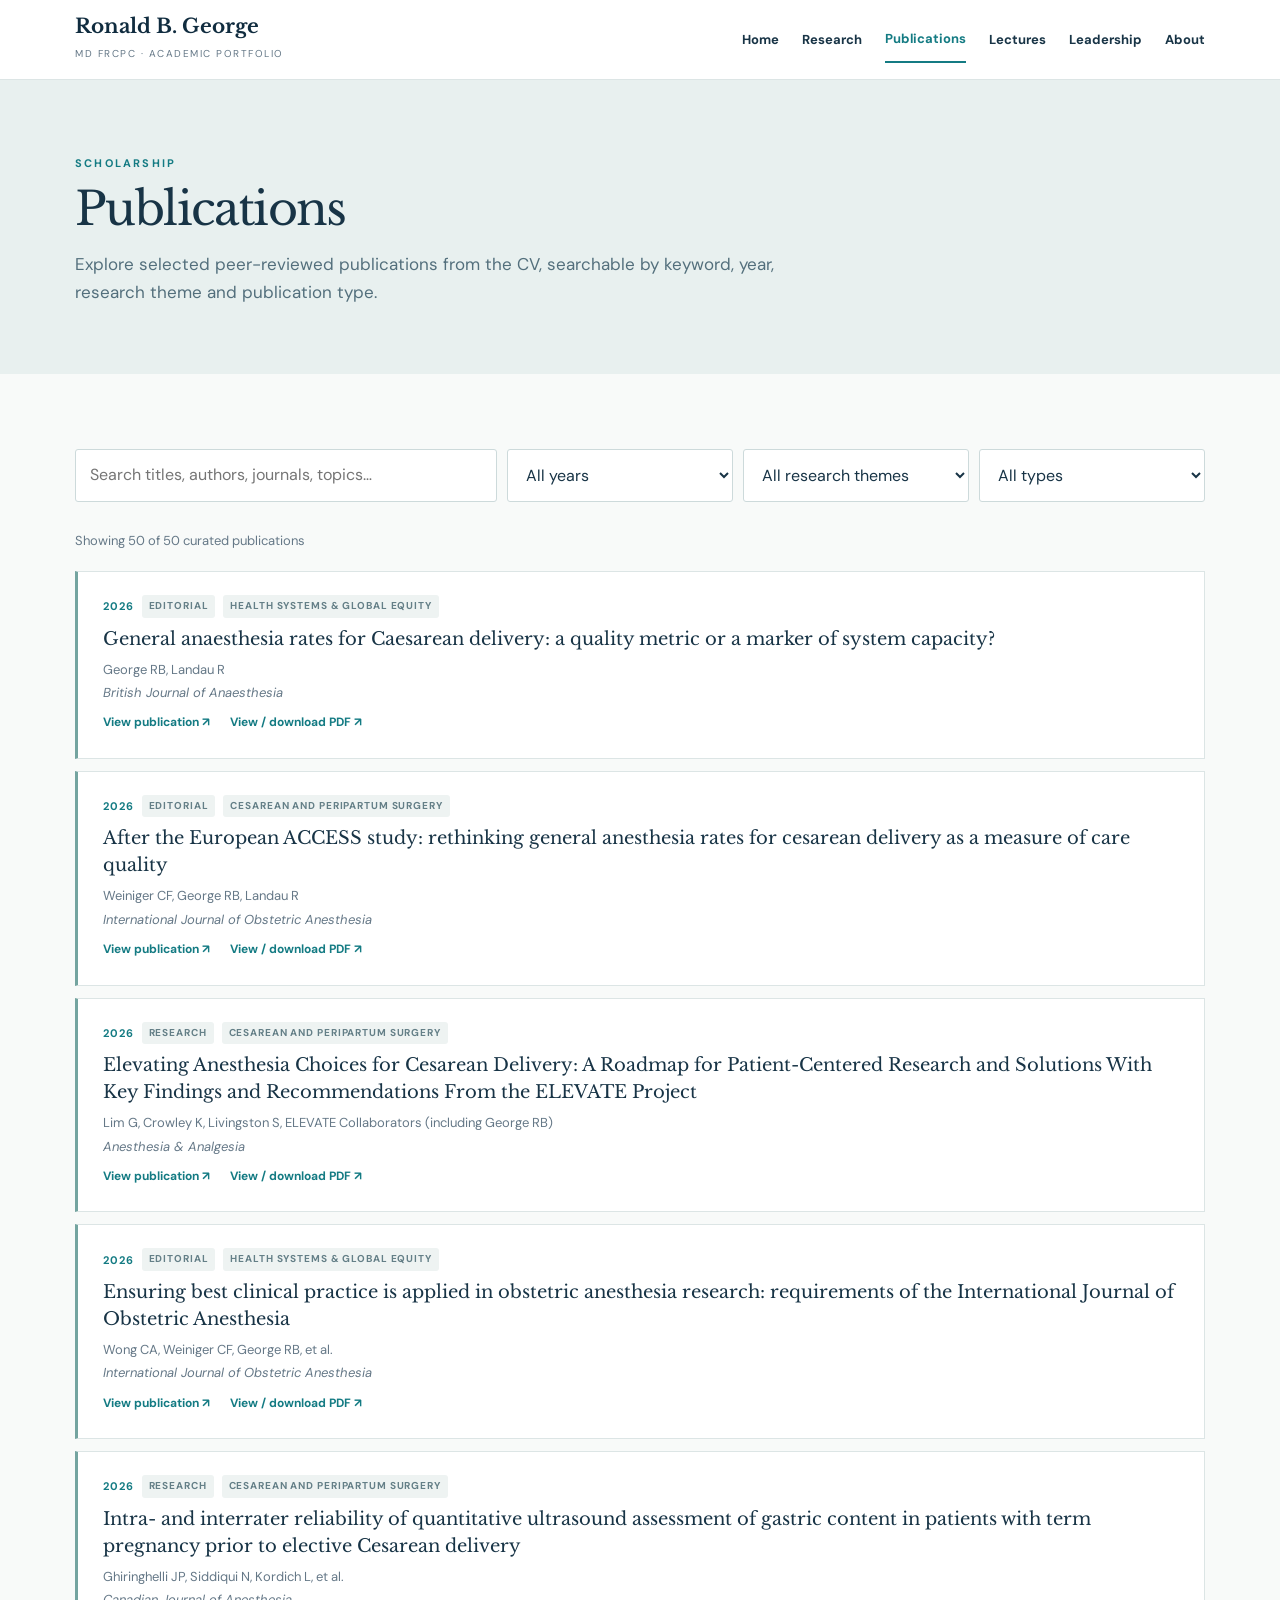
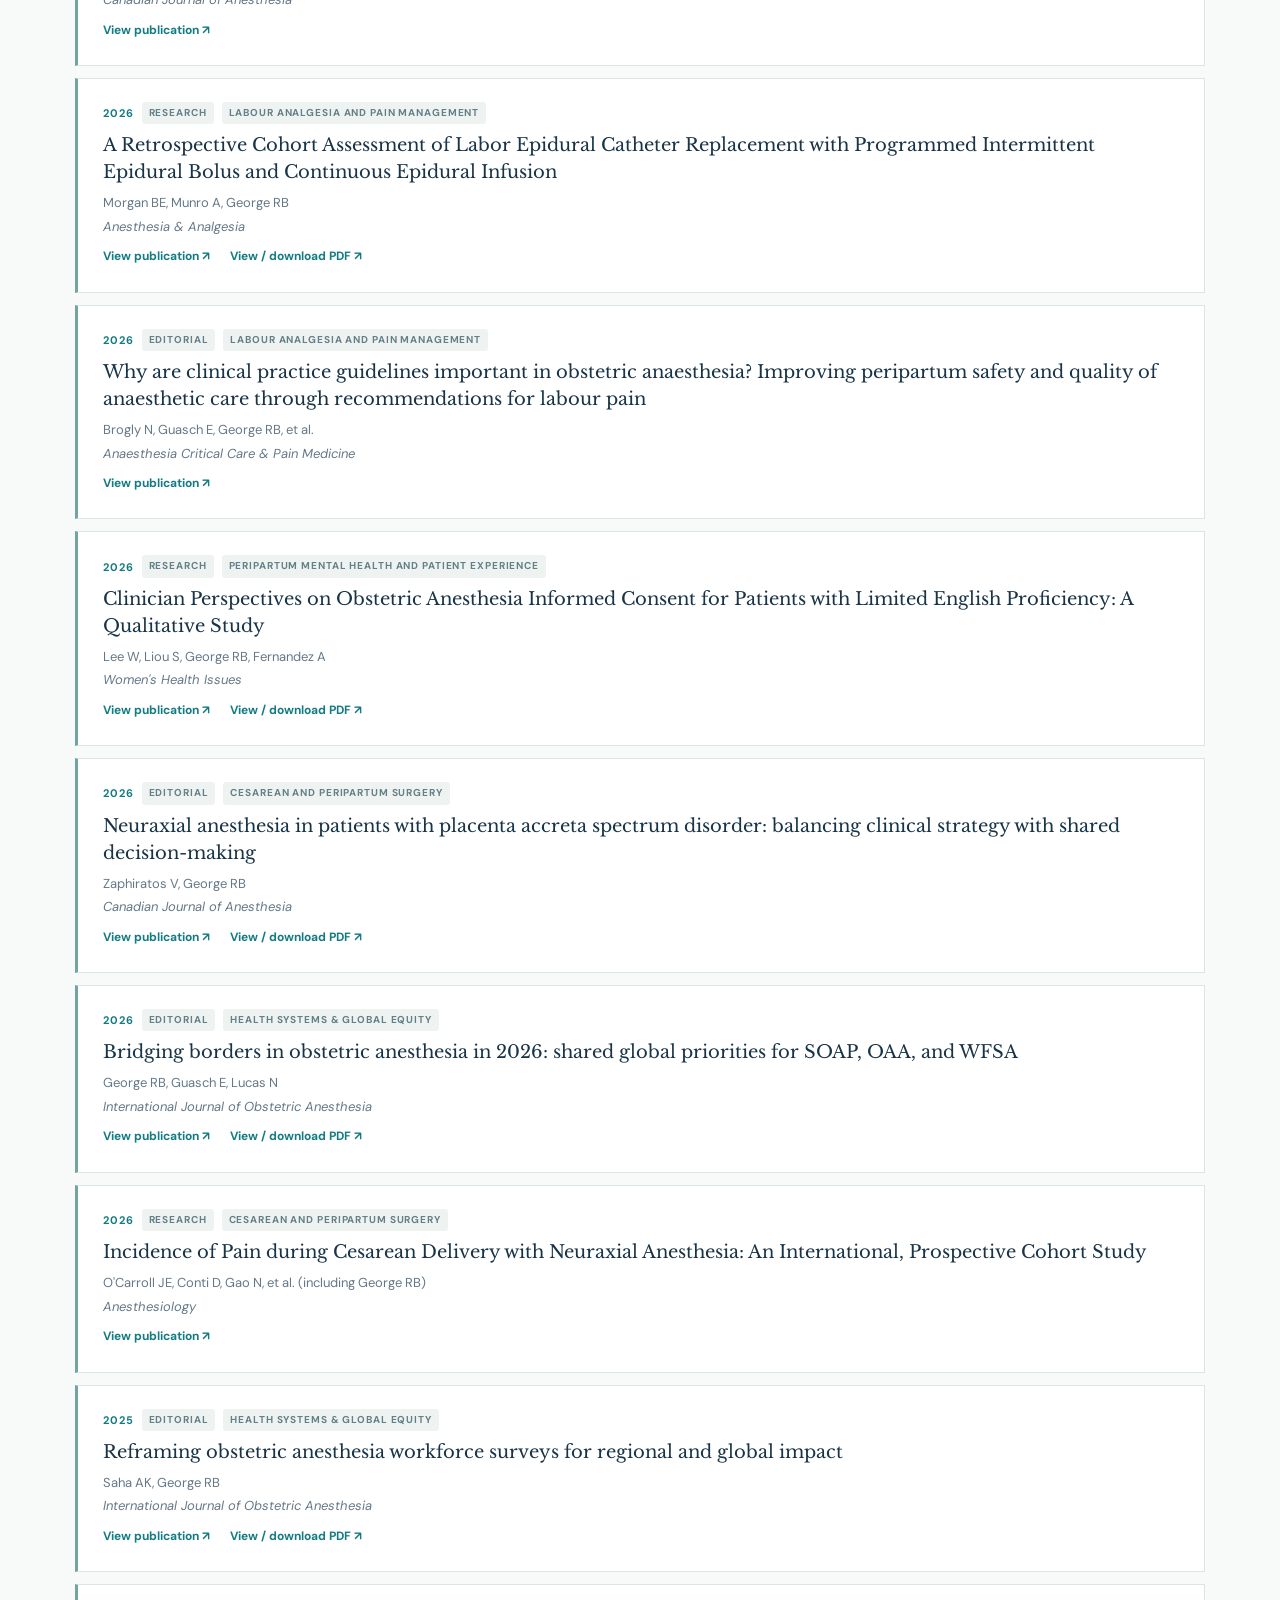
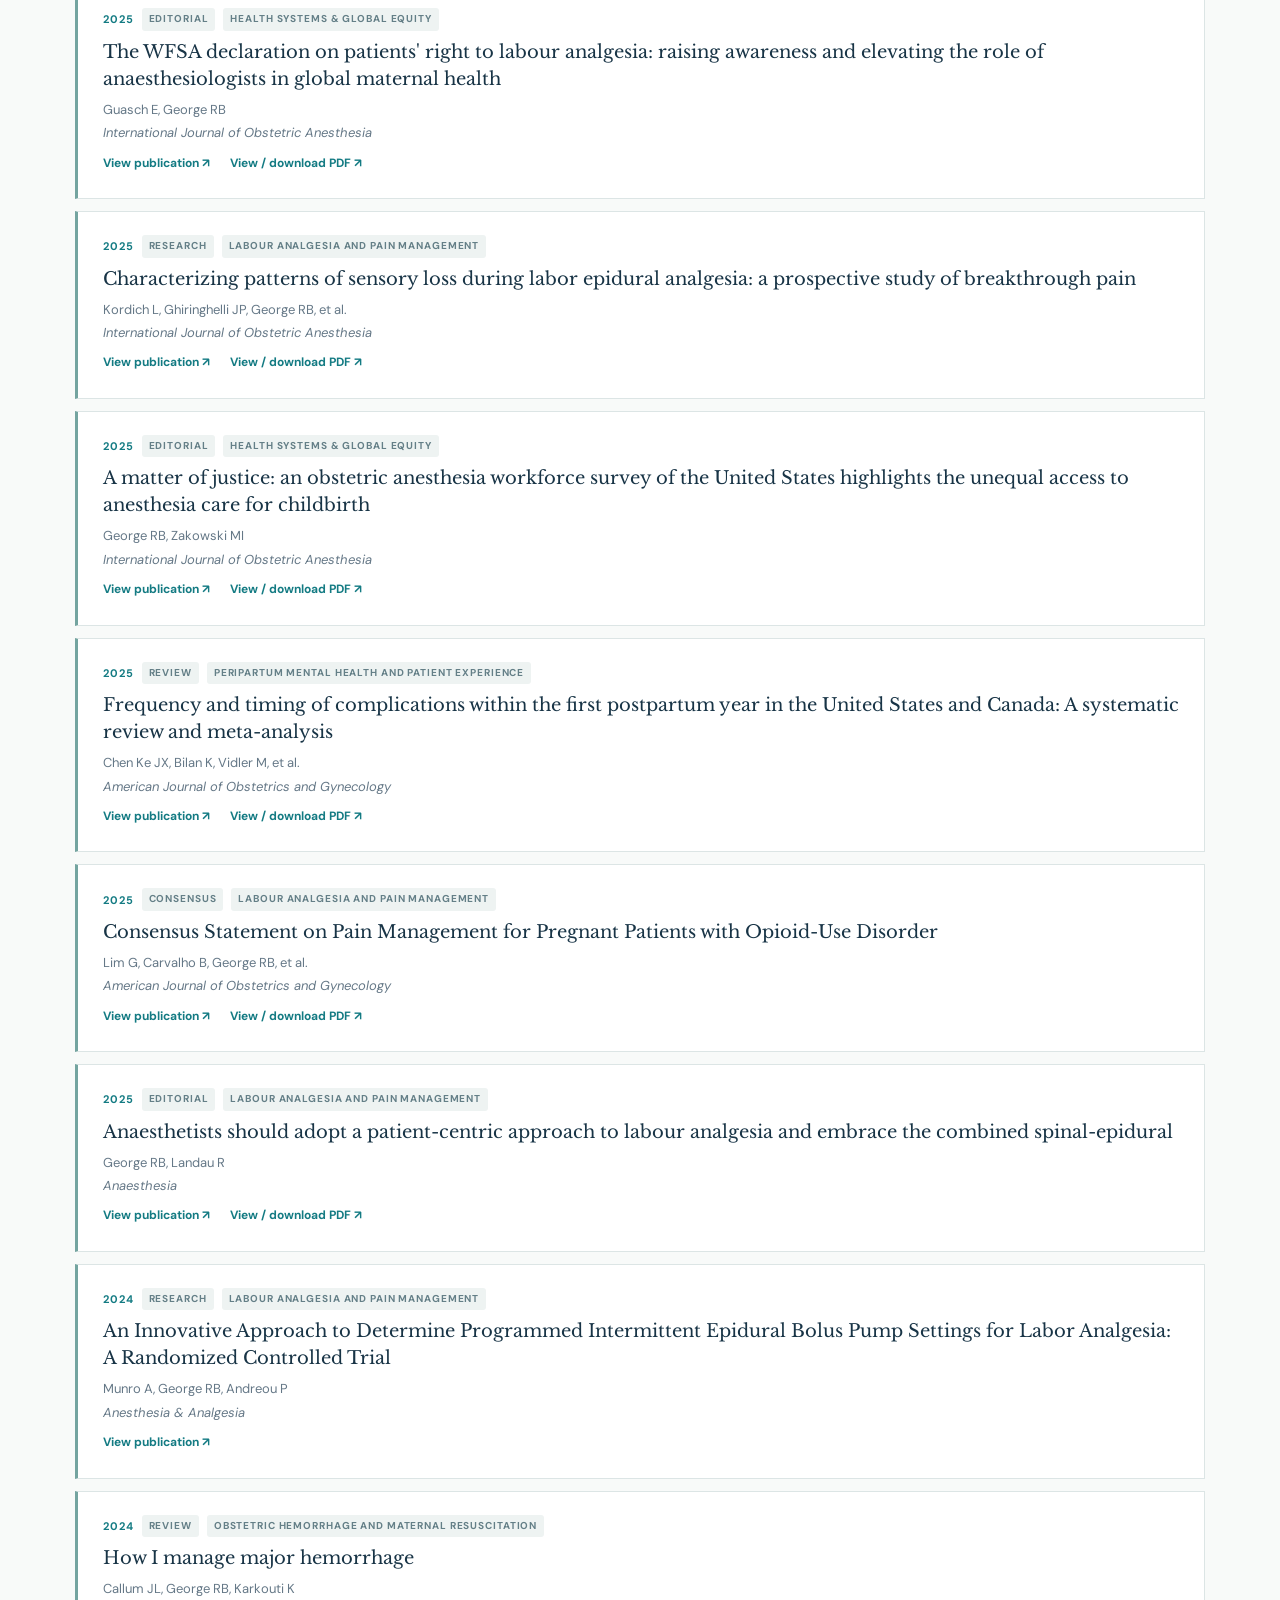
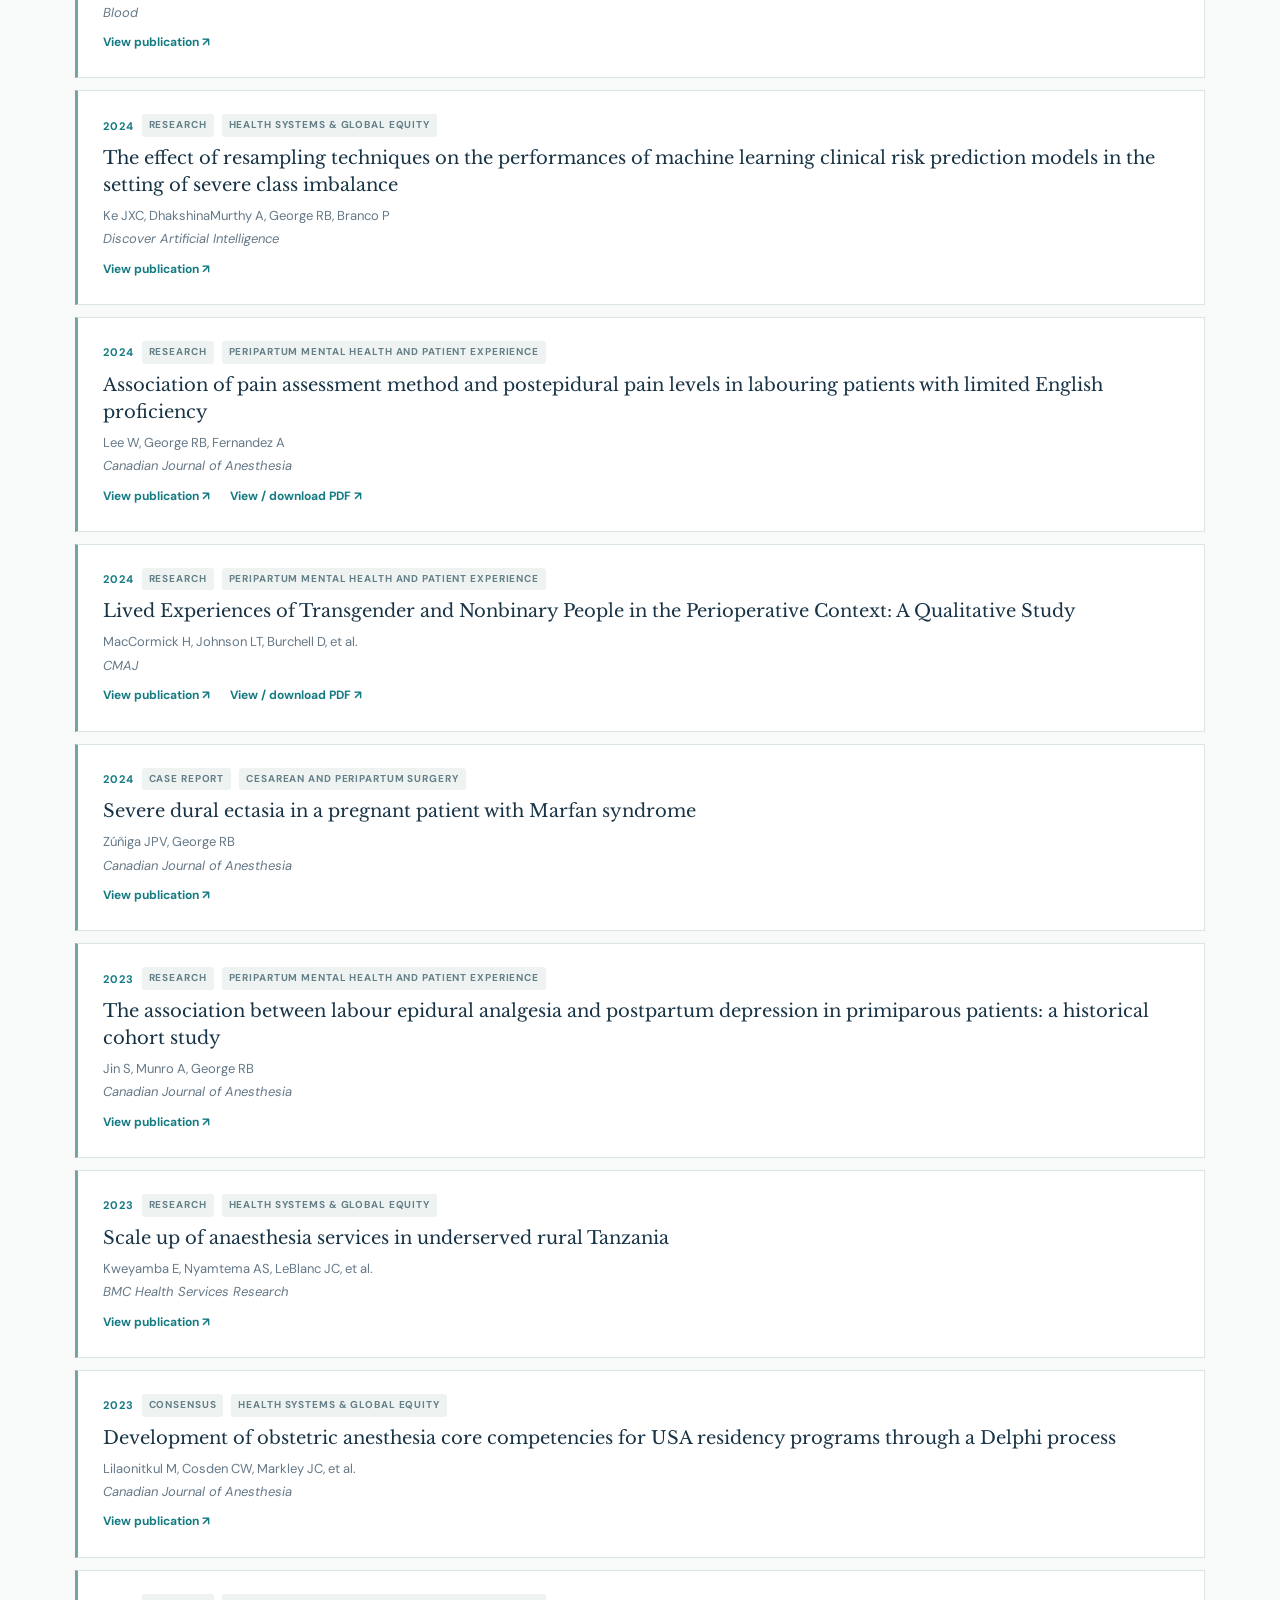
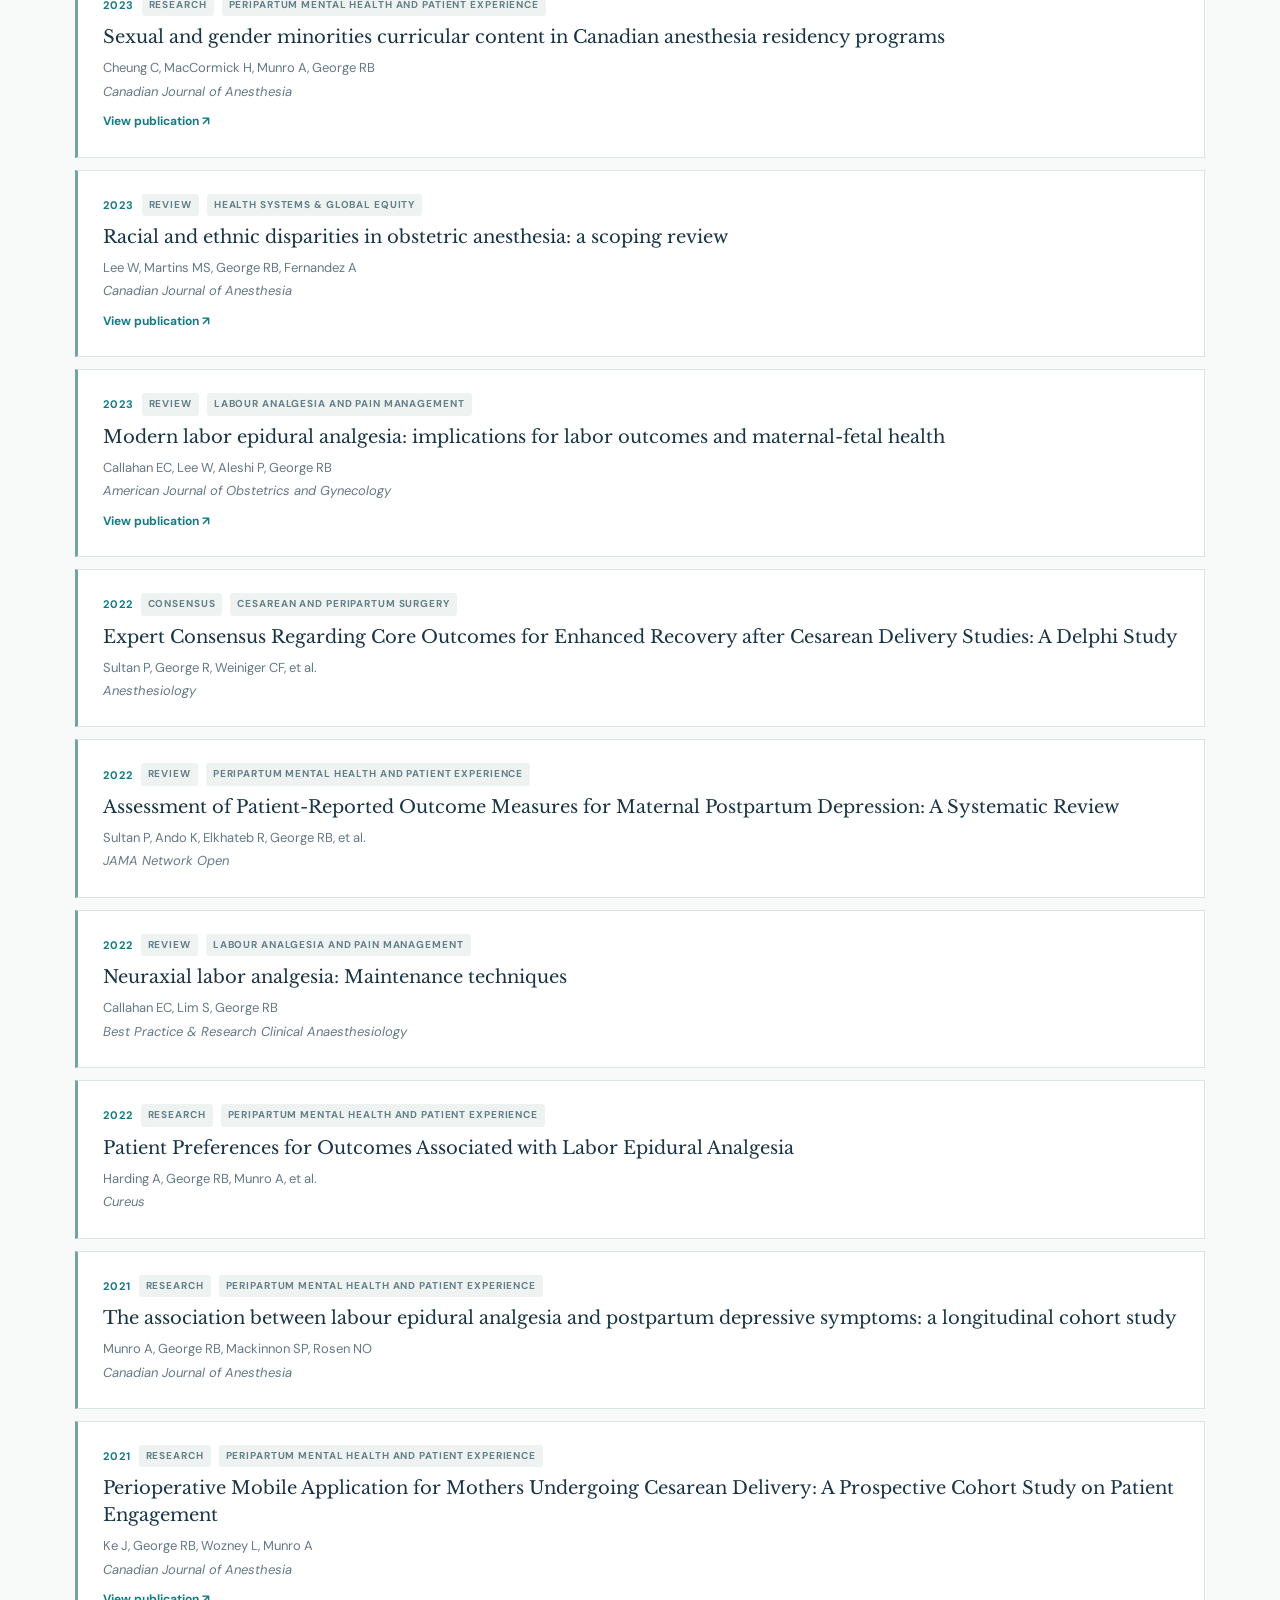
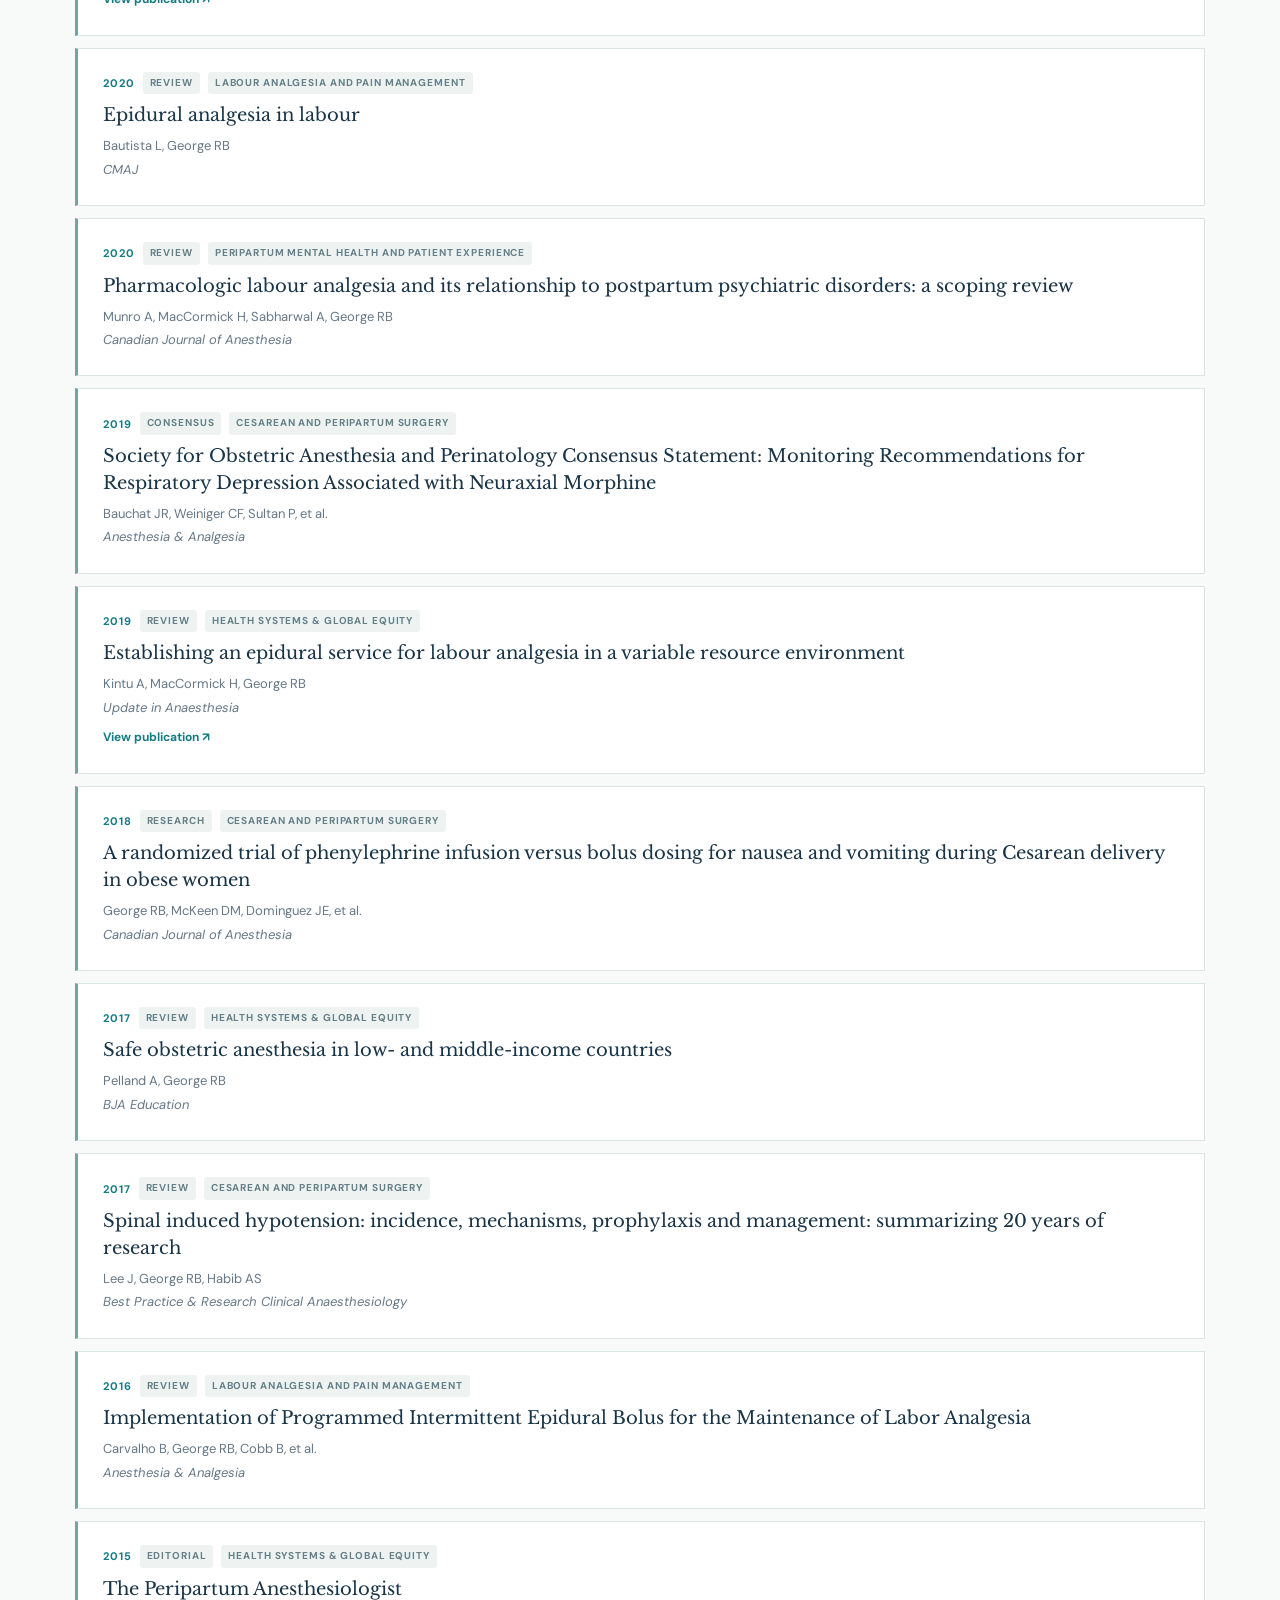
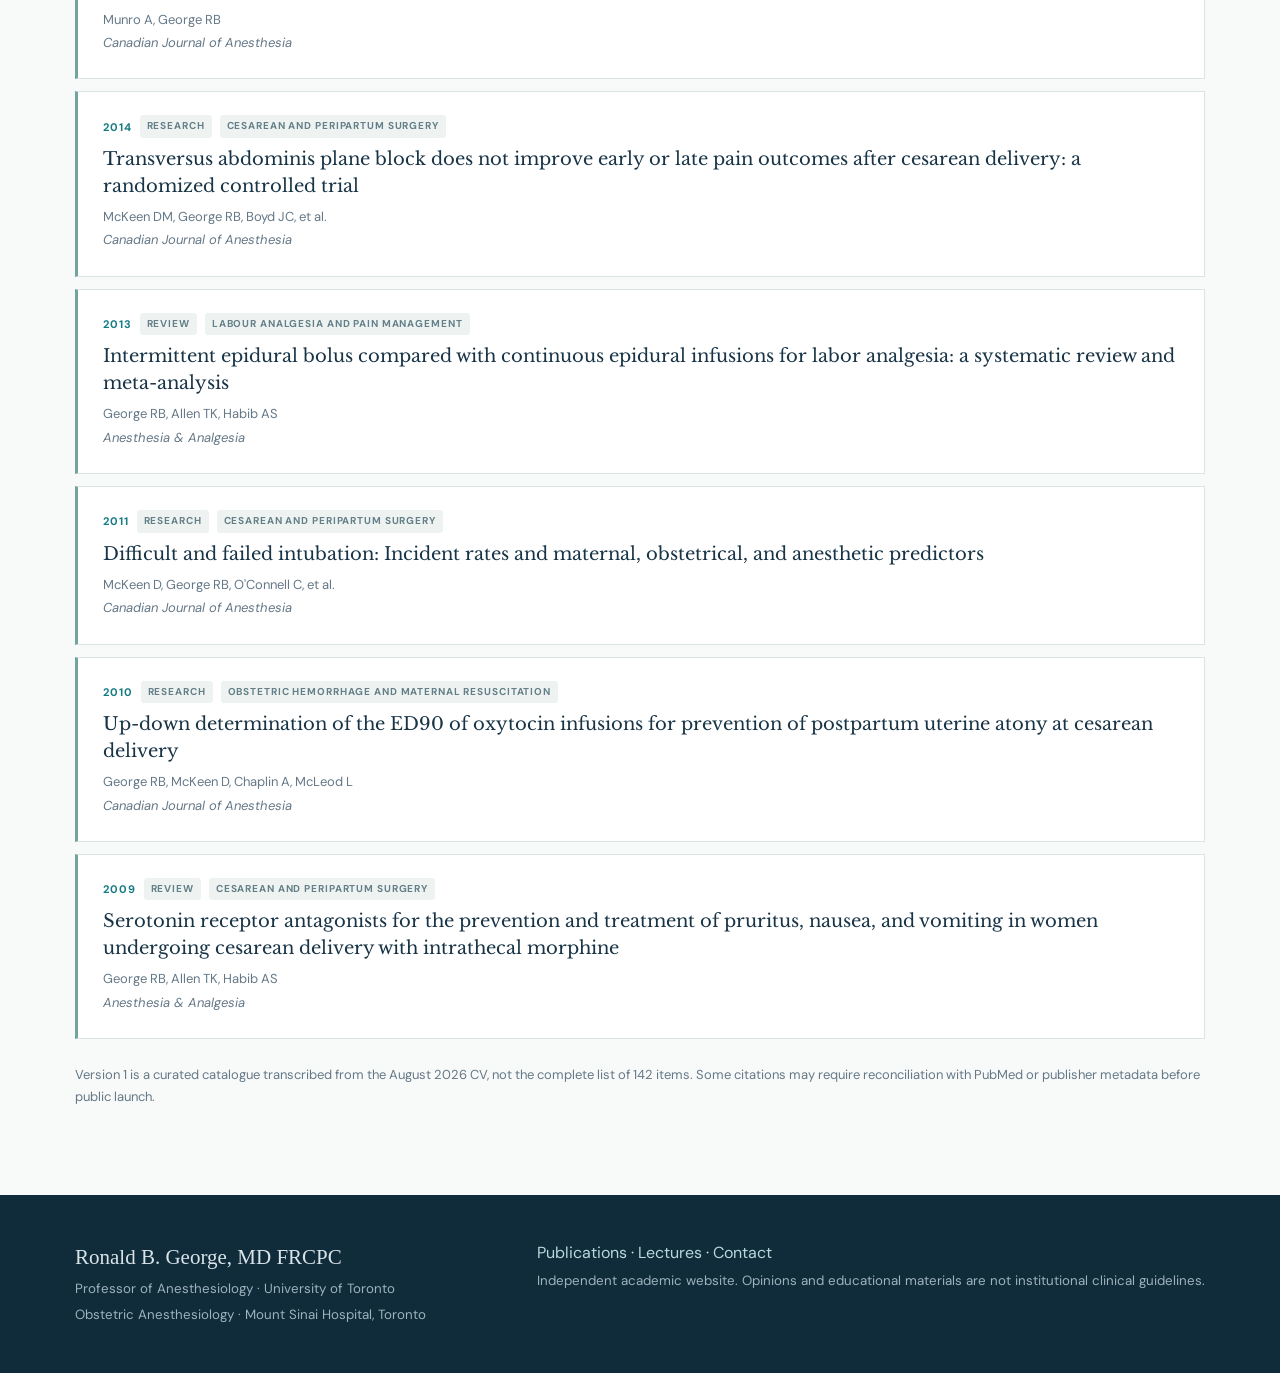
<file: publications.html>
<!doctype html><html lang="en"><head><meta charset="utf-8"><meta name="viewport" content="width=device-width,initial-scale=1"><meta name="description" content="Academic portfolio and educational library of Ronald B. George, MD FRCPC: obstetric anesthesiology research, publications, lectures and leadership."><title>Publications | Ronald B. George</title><link rel="stylesheet" href="assets/style.css"></head><body><header class="site-header"><div class="container header-inner"><a class="brand" href="index.html"><strong>Ronald B. George</strong><small>MD FRCPC · Academic Portfolio</small></a><button class="menu-toggle" onclick="document.querySelector('.nav').classList.toggle('open')" aria-label="Toggle navigation">Menu ☰</button><nav class="nav" aria-label="Main navigation"><a href="index.html" data-nav="home">Home</a><a href="research.html" data-nav="research">Research</a><a href="publications.html" data-nav="publications">Publications</a><a href="lectures.html" data-nav="lectures">Lectures</a><a href="leadership.html" data-nav="leadership">Leadership</a><a href="about.html" data-nav="about">About</a></nav></div></header><section class="page-intro"><div class="container"><div class="eyebrow">Scholarship</div><h1>Publications</h1><p>Explore selected peer-reviewed publications from the CV, searchable by keyword, year, research theme and publication type.</p></div></section><section class="section"><div class="container"><div class="toolbar"><input id="pub-search" type="search" placeholder="Search titles, authors, journals, topics…" aria-label="Search publications"><select id="pub-year" aria-label="Year"><option value="">All years</option></select><select id="pub-theme" aria-label="Research theme"><option value="">All research themes</option></select><select id="pub-type" aria-label="Type"><option value="">All types</option></select></div><div class="result-count" id="pub-count"></div><div id="pub-list" class="pub-list"></div><p class="small" style="margin-top:25px">Version 1 is a curated catalogue transcribed from the August 2026 CV, not the complete list of 142 items. Some citations may require reconciliation with PubMed or publisher metadata before public launch.</p></div></section><footer class="footer"><div class="container footer-inner"><div><div style="font-family:Georgia,serif;font-size:21px">Ronald B. George, MD FRCPC</div><small>Professor of Anesthesiology · University of Toronto<br>Obstetric Anesthesiology · Mount Sinai Hospital, Toronto</small></div><div><a href="publications.html">Publications</a> · <a href="lectures.html">Lectures</a> · <a href="about.html">Contact</a><br><small>Independent academic website. Opinions and educational materials are not institutional clinical guidelines.</small></div></div></footer><script>document.querySelector('[data-nav="publications"]')?.classList.add('active');</script><script src="data/publications.js"></script><script src="assets/site.js?v=20261120-publications"></script><script>initPublications()</script></body></html>
</file>
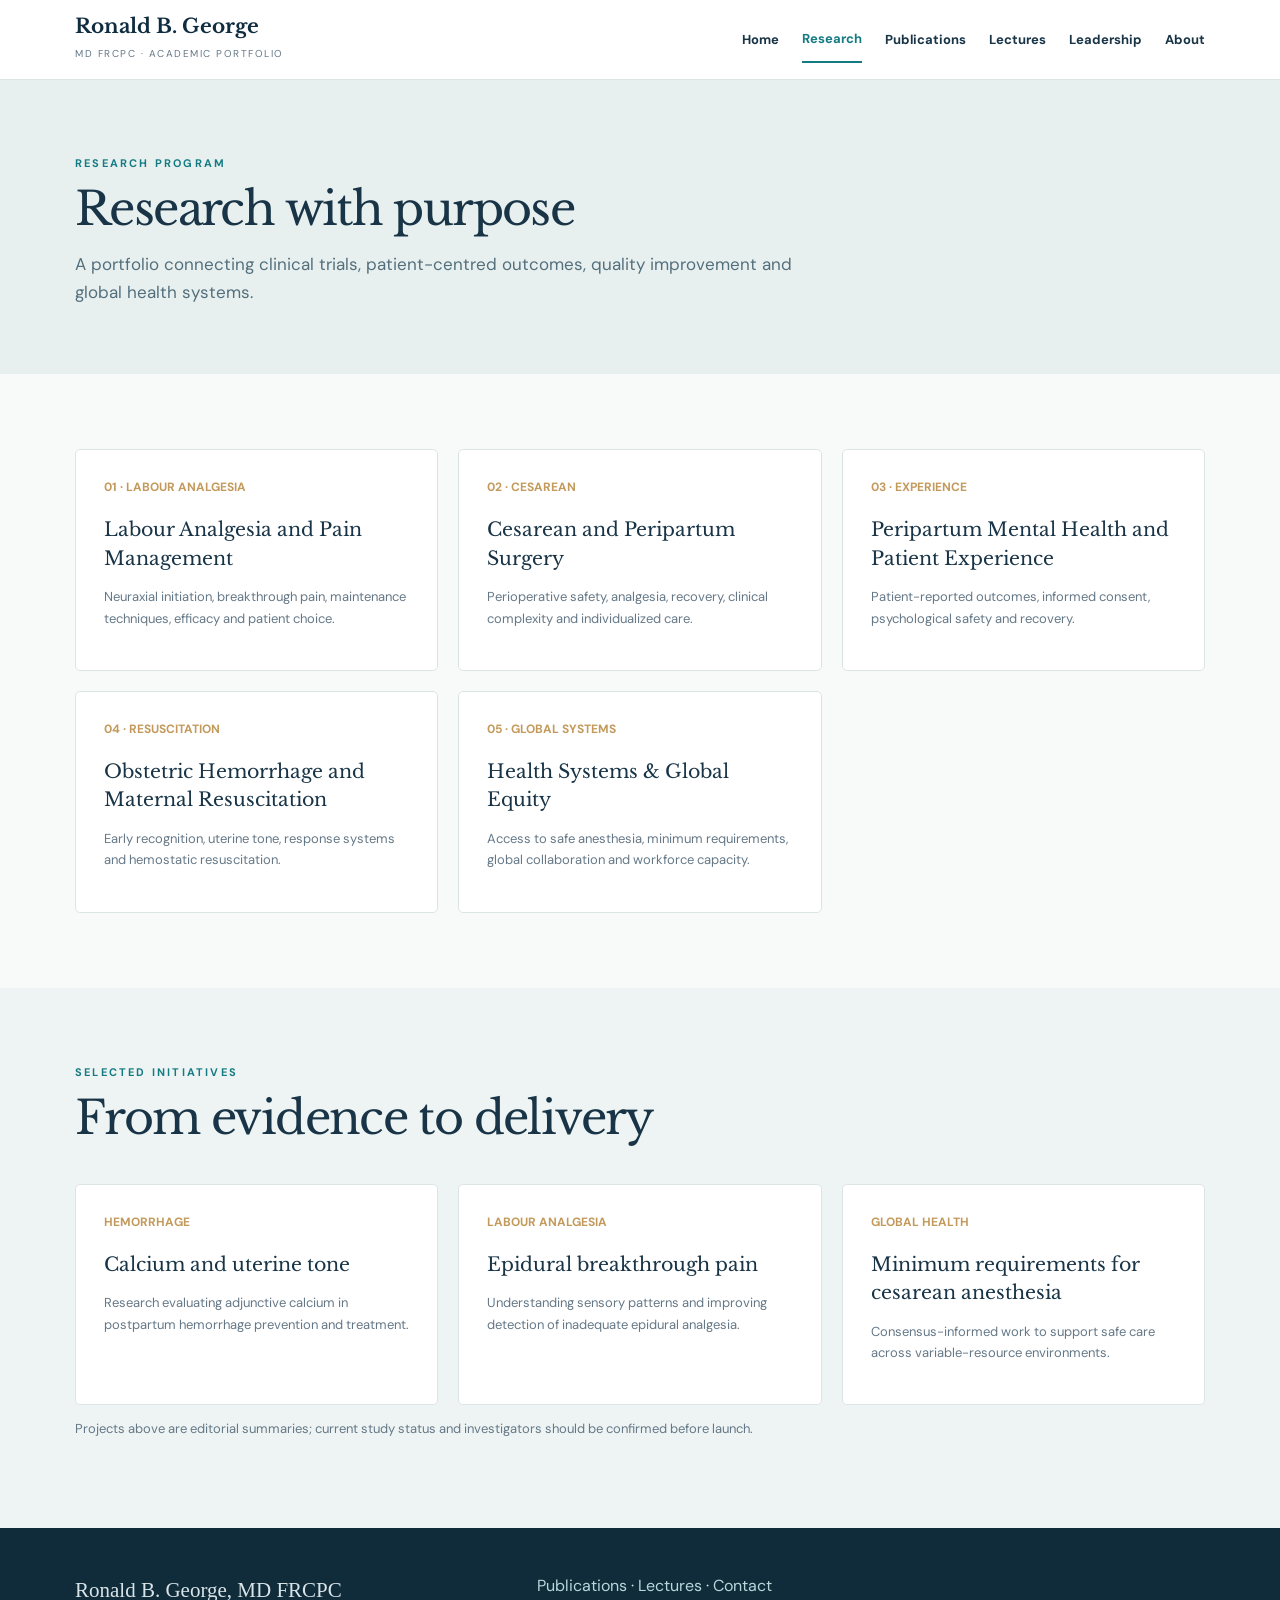
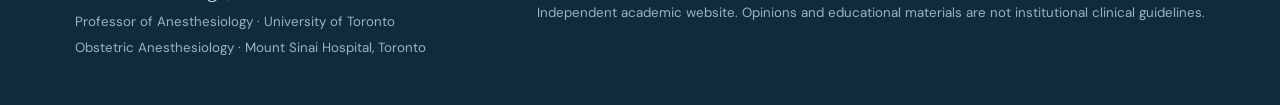
<file: research.html>
<!doctype html><html lang="en"><head><meta charset="utf-8"><meta name="viewport" content="width=device-width,initial-scale=1"><meta name="description" content="Academic portfolio and educational library of Ronald B. George, MD FRCPC: obstetric anesthesiology research, publications, lectures and leadership."><title>Research | Ronald B. George</title><link rel="stylesheet" href="assets/style.css"></head><body><header class="site-header"><div class="container header-inner"><a class="brand" href="index.html"><strong>Ronald B. George</strong><small>MD FRCPC · Academic Portfolio</small></a><button class="menu-toggle" onclick="document.querySelector('.nav').classList.toggle('open')" aria-label="Toggle navigation">Menu ☰</button><nav class="nav" aria-label="Main navigation"><a href="index.html" data-nav="home">Home</a><a href="research.html" data-nav="research">Research</a><a href="publications.html" data-nav="publications">Publications</a><a href="lectures.html" data-nav="lectures">Lectures</a><a href="leadership.html" data-nav="leadership">Leadership</a><a href="about.html" data-nav="about">About</a></nav></div></header><section class="page-intro"><div class="container"><div class="eyebrow">Research program</div><h1>Research with purpose</h1><p>A portfolio connecting clinical trials, patient-centred outcomes, quality improvement and global health systems.</p></div></section><section class="section"><div class="container"><div class="cols-3"><div class="pillar"><b>01 · LABOUR ANALGESIA</b><h3>Labour Analgesia and Pain Management</h3><p class="small">Neuraxial initiation, breakthrough pain, maintenance techniques, efficacy and patient choice.</p></div><div class="pillar"><b>02 · CESAREAN</b><h3>Cesarean and Peripartum Surgery</h3><p class="small">Perioperative safety, analgesia, recovery, clinical complexity and individualized care.</p></div><div class="pillar"><b>03 · EXPERIENCE</b><h3>Peripartum Mental Health and Patient Experience</h3><p class="small">Patient-reported outcomes, informed consent, psychological safety and recovery.</p></div><div class="pillar"><b>04 · RESUSCITATION</b><h3>Obstetric Hemorrhage and Maternal Resuscitation</h3><p class="small">Early recognition, uterine tone, response systems and hemostatic resuscitation.</p></div><div class="pillar"><b>05 · GLOBAL SYSTEMS</b><h3>Health Systems & Global Equity</h3><p class="small">Access to safe anesthesia, minimum requirements, global collaboration and workforce capacity.</p></div></div></div></section><section class="section alt"><div class="container"><div class="section-heading"><div><div class="eyebrow">Selected initiatives</div><h2>From evidence to delivery</h2></div></div><div class="cols-3"><div class="pillar"><b>HEMORRHAGE</b><h3>Calcium and uterine tone</h3><p class="small">Research evaluating adjunctive calcium in postpartum hemorrhage prevention and treatment.</p></div><div class="pillar"><b>LABOUR ANALGESIA</b><h3>Epidural breakthrough pain</h3><p class="small">Understanding sensory patterns and improving detection of inadequate epidural analgesia.</p></div><div class="pillar"><b>GLOBAL HEALTH</b><h3>Minimum requirements for cesarean anesthesia</h3><p class="small">Consensus-informed work to support safe care across variable-resource environments.</p></div></div><p class="small">Projects above are editorial summaries; current study status and investigators should be confirmed before launch.</p></div></section><footer class="footer"><div class="container footer-inner"><div><div style="font-family:Georgia,serif;font-size:21px">Ronald B. George, MD FRCPC</div><small>Professor of Anesthesiology · University of Toronto<br>Obstetric Anesthesiology · Mount Sinai Hospital, Toronto</small></div><div><a href="publications.html">Publications</a> · <a href="lectures.html">Lectures</a> · <a href="about.html">Contact</a><br><small>Independent academic website. Opinions and educational materials are not institutional clinical guidelines.</small></div></div></footer><script>document.querySelector('[data-nav="research"]')?.classList.add('active');</script></body></html>
</file>
<file: assets/style.css>
@import url('https://fonts.googleapis.com/css2?family=DM+Sans:wght@400;500;600;700&family=Libre+Baskerville:wght@400;700&display=swap');
:root{--navy:#102c3f;--ink:#183446;--muted:#657887;--teal:#147b83;--light:#e9f1f0;--paper:#f8faf9;--gold:#c39a5b;--line:#dce5e5;--white:#fff}*{box-sizing:border-box}html{scroll-behavior:smooth}body{margin:0;background:var(--paper);color:var(--ink);font:16px/1.65 'DM Sans',Arial,sans-serif}a{color:var(--teal);text-decoration:none}a:hover{text-decoration:underline}button,input,select{font:inherit}button{cursor:pointer}.container{max-width:1190px;margin:0 auto;padding:0 30px}.site-header{background:var(--white);border-bottom:1px solid var(--line);position:sticky;top:0;z-index:20}.header-inner{display:flex;justify-content:space-between;align-items:center;gap:20px;min-height:79px}.brand{text-decoration:none!important;color:var(--navy)}.brand strong{font-family:'Libre Baskerville',Georgia,serif;font-size:20px;display:block;line-height:1.3}.brand small{font-size:10px;letter-spacing:.15em;text-transform:uppercase;color:var(--muted)}.nav{display:flex;gap:23px;align-items:center}.nav a{font-size:13px;font-weight:700;color:var(--ink);padding:12px 0}.nav a.active{color:var(--teal);border-bottom:2px solid var(--teal)}.menu-toggle{display:none}.hero{background:var(--navy);color:#fff;position:relative;overflow:hidden}.hero:before{content:'';position:absolute;width:690px;height:690px;border:1px solid #ffffff21;border-radius:50%;right:-165px;top:-345px;box-shadow:0 0 0 105px #ffffff06,0 0 0 230px #ffffff04}.hero .container{position:relative}.hero-inner{padding:105px 0 110px;max-width:850px}.eyebrow{font-size:11px;letter-spacing:.20em;font-weight:700;text-transform:uppercase;color:var(--teal)}.hero .eyebrow{color:#a5d2cc}.hero h1{font:normal clamp(39px,5.2vw,68px)/1.15 'Libre Baskerville',Georgia,serif;letter-spacing:-.035em;margin:23px 0 26px}.hero p{color:#d0e0e6;max-width:710px;font-size:18px;line-height:1.85}.actions{display:flex;gap:12px;flex-wrap:wrap;margin-top:30px}.btn{display:inline-flex;align-items:center;justify-content:center;border:1px solid var(--teal);background:var(--teal);color:#fff;padding:11px 20px;font-weight:700;font-size:13px;border-radius:4px;text-decoration:none!important;gap:10px}.btn:hover{background:#0b5960;color:white}.btn.outline{background:transparent;border-color:#94b0bc;color:white}.btn.outline:hover{background:#ffffff15}.btn.ghost{background:white;color:var(--navy);border-color:var(--line)}.section{padding:75px 0}.section.alt{background:#eef4f3}.section-heading{display:flex;align-items:end;justify-content:space-between;gap:25px;margin-bottom:30px}.section-heading h2,.page-intro h1{font:normal clamp(30px,3.8vw,46px)/1.24 'Libre Baskerville',Georgia,serif;letter-spacing:-.035em;margin:8px 0}.section-heading p{color:var(--muted);max-width:590px;margin:9px 0 0}.text-link{font-weight:700;font-size:13px;white-space:nowrap}.cards{display:grid;grid-template-columns:repeat(2,minmax(0,1fr));gap:22px}.lecture-card{background:white;border:1px solid var(--line);border-radius:6px;overflow:hidden;transition:transform .2s,box-shadow .2s}.lecture-card:hover{transform:translateY(-3px);box-shadow:0 12px 35px #102c3f12}.visual{height:220px;background:#123d4b;position:relative;overflow:hidden;display:flex;align-items:flex-end;padding:24px}.visual:before{content:'';width:270px;height:270px;border:1px solid #ffffff36;border-radius:50%;position:absolute;right:-55px;top:-110px;box-shadow:0 0 0 32px #ffffff0b,0 0 0 90px #ffffff09,0 0 0 145px #ffffff07}.visual:after{content:'';height:7px;width:100px;background:var(--gold);position:absolute;top:29px;left:25px}.visual.analgesia{background:linear-gradient(132deg,#31505b,#577d7f)}.visual.hemorrhage{background:linear-gradient(132deg,#234358,#8b5250)}.visual.systems{background:linear-gradient(132deg,#1c5360,#1f7b83)}.visual.cesarean{background:linear-gradient(132deg,#3b596c,#436979)}.visual span{position:relative;color:white;font-family:'Libre Baskerville',Georgia,serif;font-size:22px;max-width:300px;line-height:1.4}.card-content{padding:24px}.card-meta{font-size:11px;font-weight:700;text-transform:uppercase;letter-spacing:.11em;color:var(--teal)}.card-content h3{font:normal 21px/1.42 'Libre Baskerville',Georgia,serif;margin:12px 0}.card-content h3 a{color:var(--navy)}.card-content p{font-size:13px;color:var(--muted);margin:0 0 14px}.tag{display:inline-block;background:#e4f0ef;color:#236b70;font-size:11px;font-weight:700;padding:4px 9px;border-radius:3px}.cols-3{display:grid;grid-template-columns:repeat(3,minmax(0,1fr));gap:20px}.pillar{padding:28px;background:white;border:1px solid var(--line);border-radius:5px;min-height:175px}.pillar b{display:block;color:var(--gold);font-size:12px;margin-bottom:18px}.pillar h3{font:normal 19px/1.5 'Libre Baskerville',Georgia,serif;margin:0}.stats{display:flex;gap:40px;flex-wrap:wrap;padding:35px 0;border-bottom:1px solid var(--line)}.stat strong{display:block;font-size:32px;color:var(--navy);font-weight:600}.stat span{font-size:12px;color:var(--muted)}.page-intro{background:#e8f0ef;padding:74px 0 68px}.page-intro p{max-width:740px;color:#536f7c;font-size:17px;margin:13px 0 0}.toolbar{display:flex;flex-wrap:wrap;gap:10px;margin:0 0 28px}.toolbar input,.toolbar select{background:white;color:var(--ink);border:1px solid #cddadb;padding:12px 14px;border-radius:3px;min-width:155px}.toolbar input{flex:2;min-width:240px}.toolbar select{flex:1}.result-count{font-size:13px;color:var(--muted);margin-bottom:20px}.pub-list{display:grid;gap:12px}.pub{padding:23px 25px;background:white;border:1px solid var(--line);border-left:3px solid #74a4a0}.pub-top{display:flex;gap:8px;align-items:center;flex-wrap:wrap;font-size:11px;font-weight:700;text-transform:uppercase;letter-spacing:.08em;color:var(--teal)}.pub h3{margin:8px 0 6px;font:normal 18px/1.5 'Libre Baskerville',Georgia,serif}.pub p{margin:2px 0;font-size:13px;color:var(--muted)}.pub .pub-link{font-size:12px;font-weight:700;display:inline-block;margin-top:8px}.pill{font-weight:700;background:#eef3f2;padding:3px 7px;border-radius:3px;font-size:10px;color:#647f87}.prose{max-width:800px}.prose h2{font:normal 27px/1.4 'Libre Baskerville',Georgia,serif;margin:35px 0 10px}.prose p{color:#536b78}.profile-grid{display:grid;grid-template-columns:1.15fr .85fr;gap:70px}.aside-panel{background:#e8f0ef;padding:30px;border-radius:5px}.aside-panel h3{font-family:'Libre Baskerville',Georgia,serif;font-weight:400}.aside-panel p{font-size:14px;color:var(--muted)}.line-list{list-style:none;padding:0}.line-list li{padding:13px 0;border-bottom:1px solid var(--line);font-size:14px}.feature-block{display:grid;grid-template-columns:1fr 1fr;gap:40px;align-items:center}.feature-art{min-height:340px;background:linear-gradient(145deg,#1c4a5c,#216a72);border-radius:5px;position:relative;overflow:hidden}.feature-art:before{content:'';position:absolute;inset:45px;border:1px solid #ffffff50;border-radius:50%;transform:translateX(90px);box-shadow:0 0 0 45px #ffffff08,0 0 0 95px #ffffff08}.feature-art .art-word{position:absolute;left:35px;bottom:35px;font:normal 36px/1.3 'Libre Baskerville',Georgia,serif;color:white;max-width:280px}.footer{background:#102b3a;color:#d8e4e8;padding:45px 0}.footer-inner{display:flex;justify-content:space-between;gap:35px;flex-wrap:wrap}.footer a{color:#b6d8db}.footer small{color:#9db3bd}.empty{text-align:center;padding:48px;background:white;border:1px dashed var(--line)}.small{font-size:13px;color:var(--muted)}.lecture-hero{padding:60px 0;background:var(--navy);color:white}.lecture-hero h1{font:normal clamp(32px,4vw,50px)/1.3 'Libre Baskerville',Georgia,serif;max-width:920px}.lecture-hero .eyebrow{color:#a5d2cc}.lecture-hero p{color:#d4e2e6}.lecture-info{display:grid;grid-template-columns:1.5fr .8fr;gap:65px}.status{display:inline-block;font-size:12px;font-weight:700;color:var(--teal);padding:5px 10px;background:#e6f0ee}.notice{border-left:3px solid var(--gold);padding:15px 20px;background:#f5f0e8;font-size:13px;color:#6c6555;margin:20px 0}.muted{color:var(--muted)}.mobile-only{display:none}
@media(max-width:850px){.nav{display:none;position:absolute;top:79px;left:0;right:0;background:white;padding:18px 30px;flex-direction:column;align-items:start;gap:2px;border-bottom:1px solid var(--line)}.nav.open{display:flex}.menu-toggle{display:block;background:white;border:1px solid var(--line);border-radius:3px;padding:6px 12px}.cols-3{grid-template-columns:repeat(2,1fr)}.profile-grid,.lecture-info,.feature-block{grid-template-columns:1fr;gap:25px}.hero-inner{padding:75px 0}}@media(max-width:600px){.container{padding:0 20px}.cards,.cols-3{grid-template-columns:1fr}.section{padding:52px 0}.page-intro{padding:48px 0}.section-heading{align-items:start;flex-direction:column}.visual{height:190px}.stats{gap:22px}.stat strong{font-size:26px}.hero h1{font-size:39px}.feature-art{min-height:260px}}
</file>
